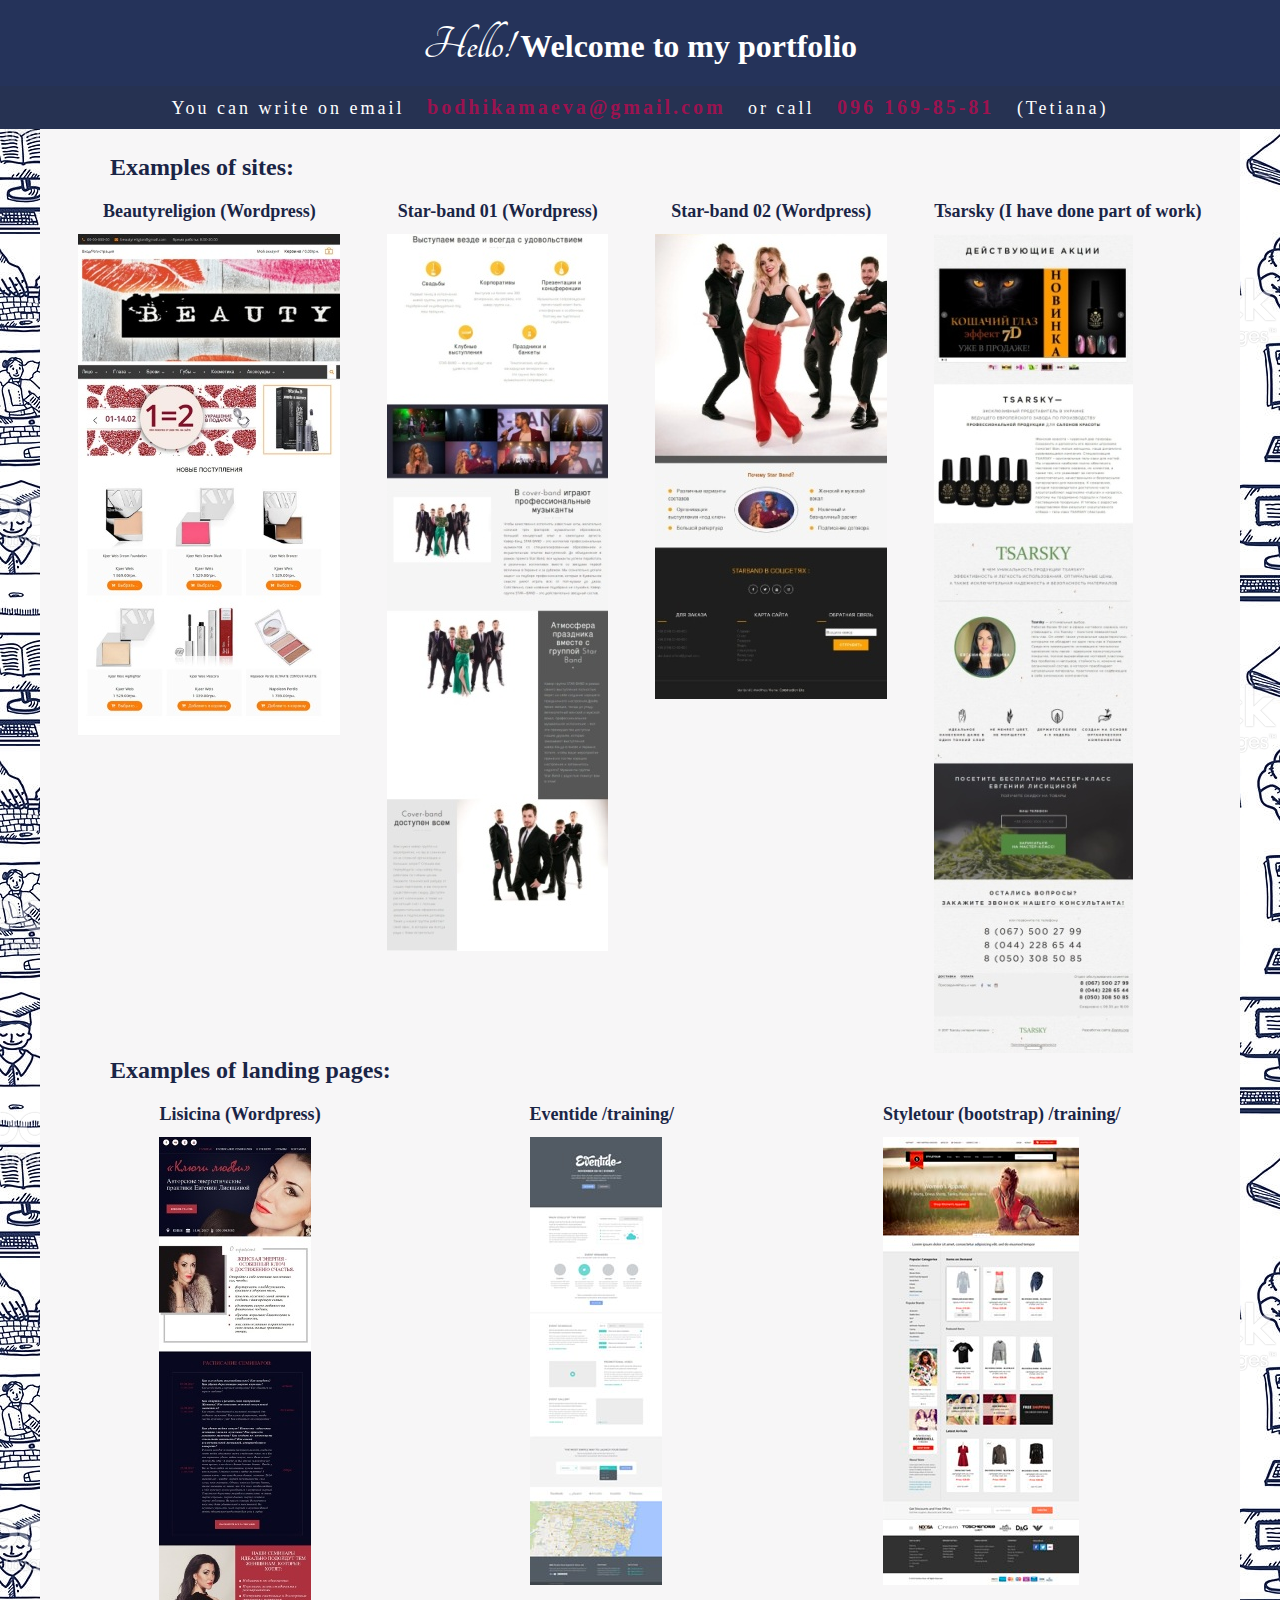
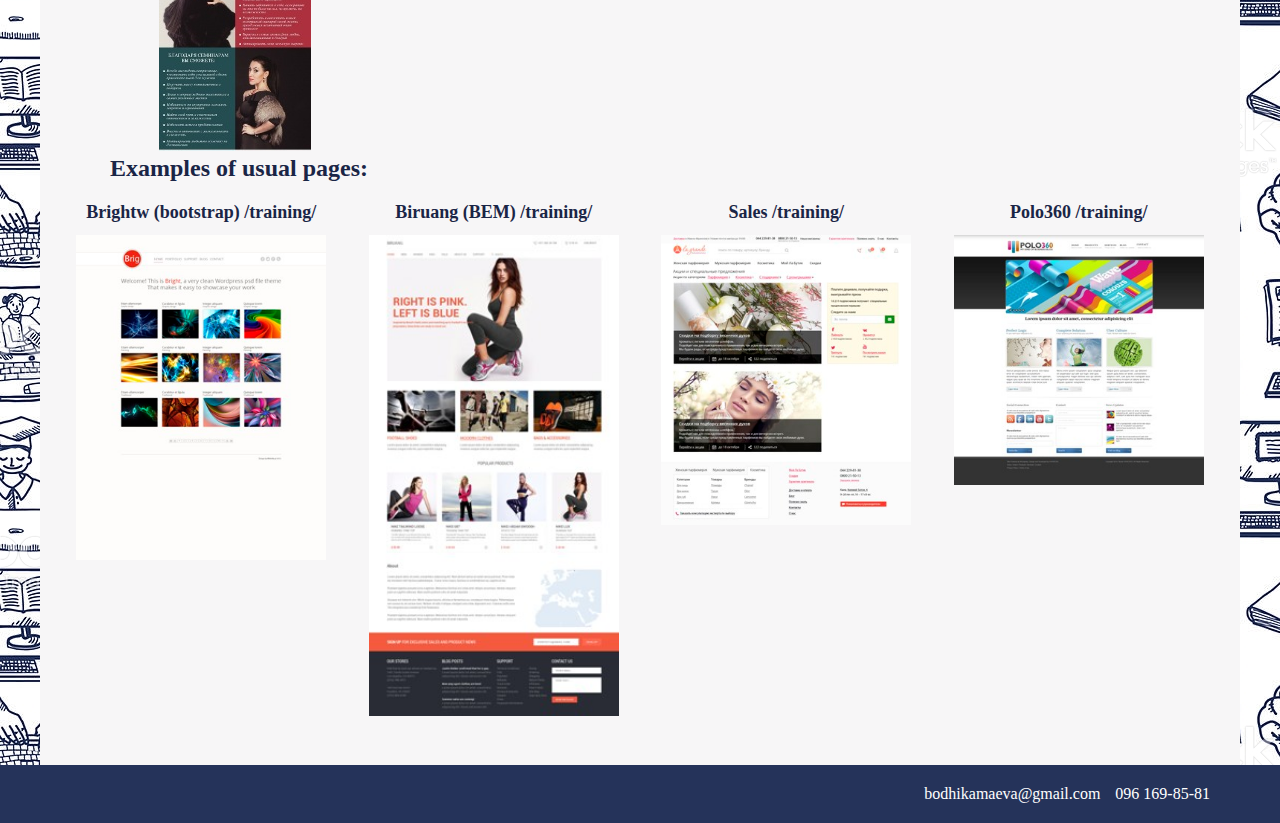
<file: index.html>
<!DOCTYPE html>
<html lang="en">
<head>
	<meta charset="UTF-8">
	<title>CV portfolio</title>
	<link rel="stylesheet" href="css/style.css">
	<link href="https://fonts.googleapis.com/css?family=Tangerine:400,700" rel="stylesheet">
</head>
<body>
	<header>
		<div class="greeting container">
			<h1><span>Hello!</span> Welcome to my portfolio</h1>
		</div>
		<div class="header-contacts">
			<div class="container">
				<p>You can write on email <span class="contact">bodhikamaeva@gmail.com</span> or call <a href="tel:0961698581" class="contact">096 169-85-81</a> (Tetiana)</p>
			</div>
		</div>
	</header>
	<div class="content container">
		<h3>Examples of sites:</h3>
		<div class="sitesWrap">
			<ul class="sites">
				<li>
					<p class="pageTitle">Beautyreligion (Wordpress)</p>
					<a href="http://www.beautyreligion.com.ua"><img src="img/beauty.jpg" alt="" class="picture"></a>
				</li>
				<li>
					<p class="pageTitle">Star-band 01 (Wordpress)</p>
					<a href="http://02.star-band.com.ua/"><img src="img/star2.jpg" alt="" class="picture"></a>
				</li>
				<li>
					<p class="pageTitle">Star-band 02 (Wordpress)</p>
					<a href="https://01.star-band.com.ua/"><img src="img/star1.jpg" alt="" class="picture"></a>
				</li>
				<li>
					<p class="pageTitle">Tsarsky (I have done part of work)</p>
					<a href="https://tsarsky.org"><img src="img/tsarsky.jpg" alt="" class="picture"></a>
				</li>
			</ul>
		</div>
		<h3>Examples of landing pages:</h3>
		<div class="landingPagesWrap">
			<ul class="landingPages">
				<li>
					<p class="pageTitle">Lisicina (Wordpress)</p>
					<a href="https://24love.com.ua/"><img src="img/lisicina.jpg" alt="" class="picture"></a>
				</li>
				<li>
					<p class="pageTitle">Eventide /training/</p>
					<a href="https://kamaeva.github.io/eventide/index.html"><img src="img/eventide.jpg" alt="" class="picture"></a>
				</li>
				<li>
					<p class="pageTitle">Styletour (bootstrap) /training/</p>
					<a href="https://kamaeva.github.io/styletour (bootstrap)/index.html" ><img src="img/styletour.jpg" alt="" class="picture"></a>
				</li>
			</ul>
		</div>
		<h3>Examples of usual pages:</h3>
		<div class="simplePagesWrap">
			<ul class="simplePages">
				<li>
					<p class="pageTitle">Brightw (bootstrap) /training/</p>
					<a href="https://kamaeva.github.io/brightw (bootstrap)/index.html"><img src="img/brightw.jpg" alt="" class="picture"></a>
				</li>
				<li>
					<p class="pageTitle">Biruang (BEM) /training/</p>
					<a href="https://kamaeva.github.io/biruang (BEM)/index.html"><img src="img/biruang.jpg" alt="" class="picture"></a>
				</li>
				<li>
					<p class="pageTitle">Sales /training/</p>
					<a href="https://kamaeva.github.io/sale/index.html"><img src="img/sales.jpg" alt="" class="picture"></a>
				</li>
					<li>
					<p class="pageTitle">Polo360 /training/</p>
					<a href="https://kamaeva.github.io/polo360/index.html"><img src="img/polo360.jpg" alt="" class="picture"></a>
				</li>
			</ul>
		</div>
	</div>
	<footer>
		<div class="container">
<!-- 			<div class="contacts"> -->
				<p class="email">bodhikamaeva@gmail.com</p>
				<a href="tel:0961698581" class="phone">096 169-85-81</a>
<!-- 			</div> -->
		</div>
	</footer>
	
</body>
</html>
</file>
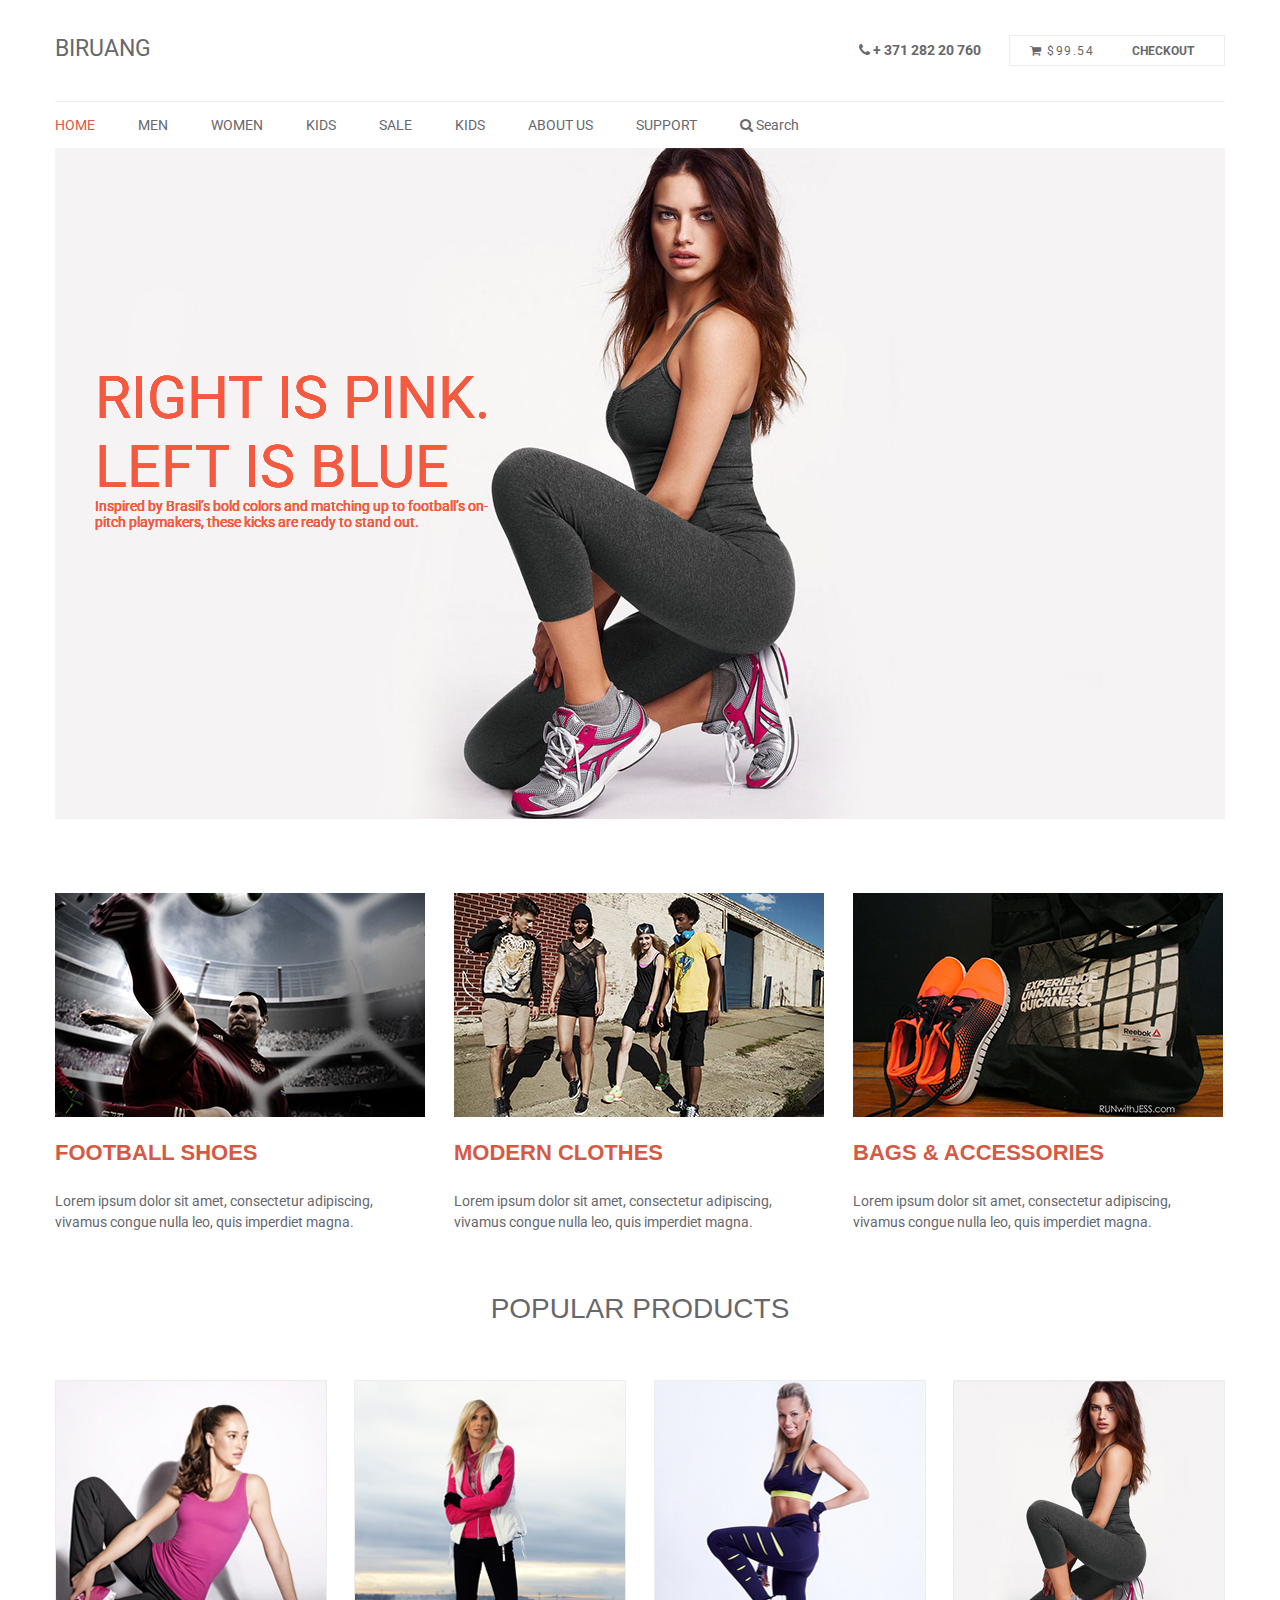
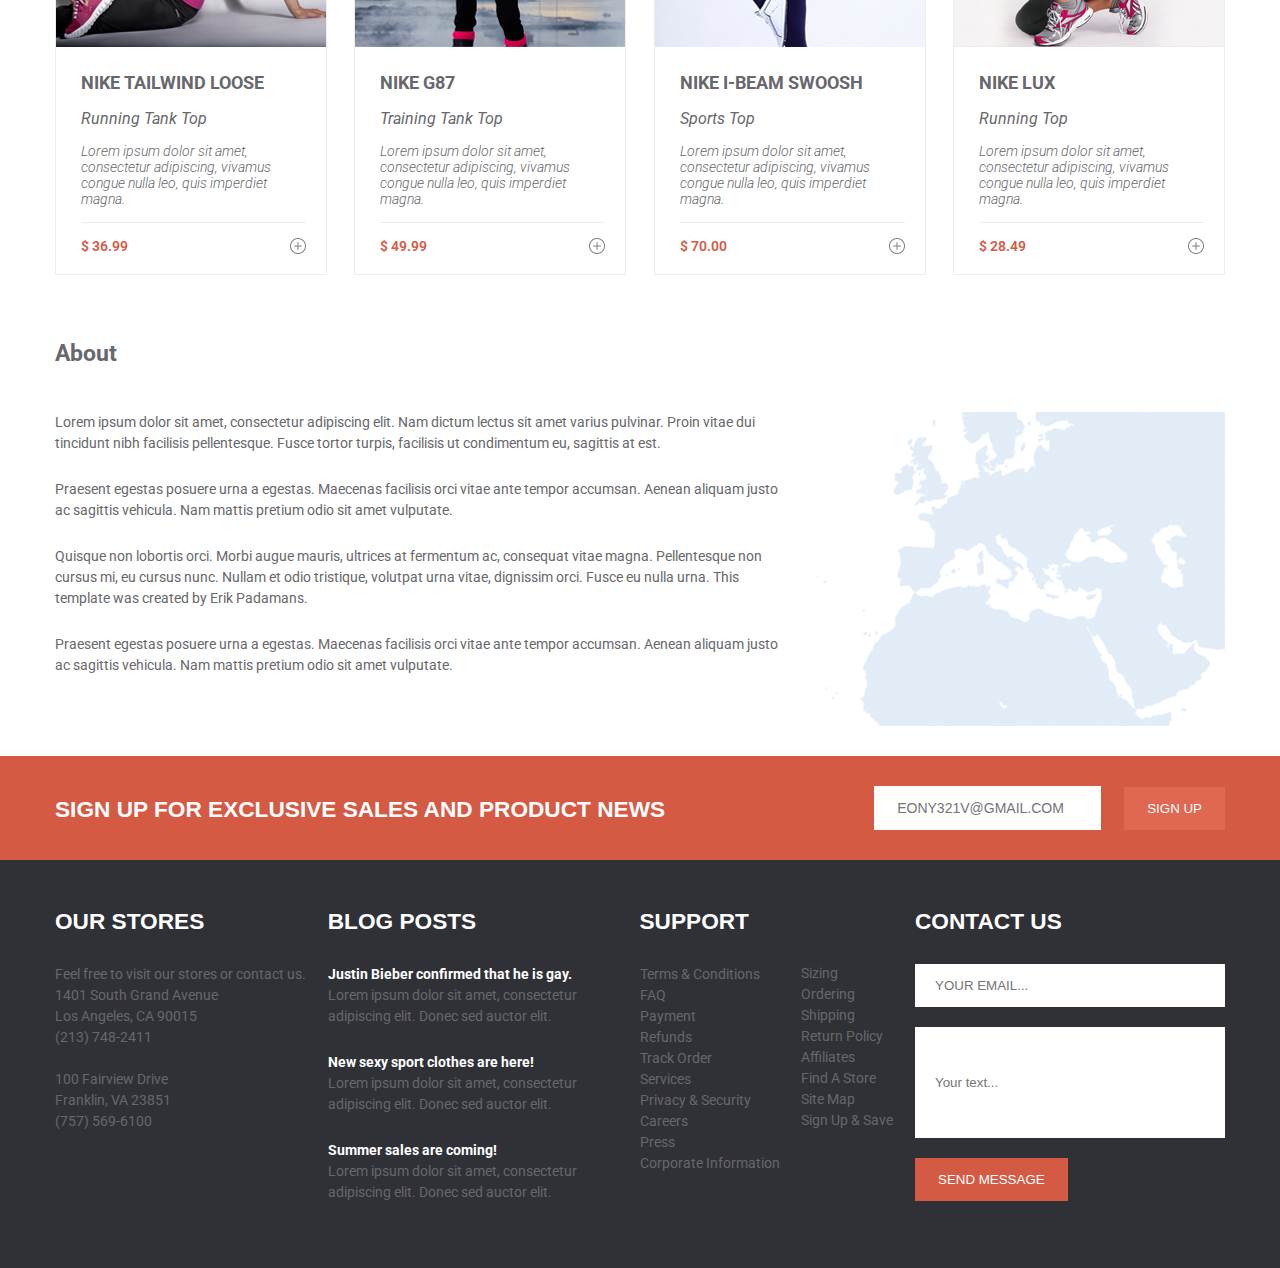
<file: biruang (BEM)/index.html>
<!DOCTYPE html>
<html lang="en">
<head>
	<meta charset="UTF-8">
	<meta name="viewport" content="width=device-width,initial-scale=1">
	<title>Document</title>
	<link href="https://fonts.googleapis.com/css?family=Roboto+Condensed:400,700| Roboto:300,300i,400,400i,700" rel="stylesheet">
	<link rel="stylesheet" href="css/style.css">
	<link rel="stylesheet" href="css/font-awesome/css/font-awesome.min.css">
	<link rel="stylesheet" href="css/unslider.css">
	<link rel="stylesheet" href="css/unslider-dots.css">
</head>
<body>
	<header class="header container">
		<div class="header-right">
			<a href="#" class="header-right__link"><p class="header-right__logo">BIRUANG</p></a>
		</div>
		<div class="header-left">
			<a href="tel:+37128220760" class="header-left__phone"><i class="fa fa-phone" aria-hidden="true"></i> + 371 282 20 760</a>
			<div class="header-left__cart cart">
				<p class="cart__price"><i class="fa fa-shopping-cart" aria-hidden="true"></i>  $99.54</p>
				<a class="cart__checkout">Checkout</a>
			</div>
		</div>
		<div class="hamburger off"></div>
	</header>
	
	<div class="content container">
		<nav class="nav">
			<ul class="nav-tab-list tabs">
				<li class="nav-tab-list__item active">
					<a href="#tab_1" class="nav-tab-list__link">Home</a>
				</li>
				<li class="nav-tab-list__item">
					<a href="#tab_2" class="nav-tab-list__link">Men</a>
				</li>
				<li class="nav-tab-list__item">
					<a href="#tab_3" class="nav-tab-list__link">Women</a>
				</li>
				<li class="nav-tab-list__item">
					<a href="#tab_4" class="nav-tab-list__link">Kids</a>
				</li>
				<li class="nav-tab-list__item">
					<a href="#tab_4" class="nav-tab-list__link">Sale</a>
				</li>
				<li class="nav-tab-list__item">
					<a href="#tab_4" class="nav-tab-list__link">Kids</a>
				</li>
				<li class="nav-tab-list__item">
					<a href="#tab_4" class="nav-tab-list__link">About us</a>
				</li>
				<li class="nav-tab-list__item">
					<a href="#tab_4" class="nav-tab-list__link">Support</a>
				</li>
				<li class="nav-tab-list__item">
					<a href="#tab_4" class="nav-tab-list__link nav-tab-list__link_search"><i class="fa fa-search" aria-hidden="true"></i> Search</a>
				</li>
			</ul>
		</nav>
		<div class="slider">
			<ul class="slider-list">
				<li class="slider-list__item">
					<h3 class="slider-list__caption">RIGHT IS PINK.</br>LEFT IS BLUE</h3>
					<p class="slider-list__paragraph">Inspired by Brasil’s bold colors and matching up to football’s on-pitch
						playmakers, these kicks are ready to stand out.</p>
					<img src="img/slider.png" alt="" class="slider-list__img"></li>
				<li class="slider-list-item">
					<h3 class="slider-list__caption">RIGHT IS PINK.</br>LEFT IS BLUE</h3>
					<p class="slider-list__paragraph">Inspired by Brasil’s bold colors and matching up to football’s on-pitch
						playmakers, these kicks are ready to stand out.</p>
					<img src="img/slider1.png" alt="" class="slider-list__img"></li>
				<li class="slider-list-item">
					<h3 class="slider-list__caption">RIGHT IS PINK.</br>LEFT IS BLUE</h3>
					<p class="slider-list__paragraph">Inspired by Brasil’s bold colors and matching up to football’s on-pitch
						playmakers, these kicks are ready to stand out.</p>
					<img src="img/slider2.png" alt="" class="slider-list__img"></li>
				<li class="slider-list-item">
					<h3 class="slider-list__caption">RIGHT IS PINK.</br>LEFT IS BLUE</h3>
					<p class="slider-list__paragraph">Inspired by Brasil’s bold colors and matching up to football’s on-pitch
						playmakers, these kicks are ready to stand out.</p>
					<img src="img/slider3.png" alt="" class="slider-list__img"></li>
			</ul>
		</div>
		<div class="menu">
			<div class="menu-item">
				<img src="img/Layer1.png" alt="" class="menu-item__img">
				<h2 class="menu-item__caption"><a href="#" class="menu-item__link">FOOTBALL SHOES</a></h2>
				<p class="menu-item__desc">Lorem ipsum dolor sit amet, consectetur adipiscing,
					vivamus congue nulla leo, quis imperdiet magna.
				</p>
			</div>
			<div class="menu-item">
				<img src="img/Layer2.png" alt="" class="menu-item__img">
				<h2 class="menu-item__caption"><a href="#" class="menu-item__link">MODERN CLOTHES</a></h2>
				<p class="menu-item__desc">Lorem ipsum dolor sit amet, consectetur adipiscing,
					vivamus congue nulla leo, quis imperdiet magna.
				</p>
			</div>
			<div class="menu-item">
				<img src="img/Layer3.png" alt="" class="menu-item__img">
				<h2 class="menu-item__caption"><a href="#" class="menu-item__link">BAGS & ACCESSORIES</a></h2>
				<p class="menu-item__desc">Lorem ipsum dolor sit amet, consectetur adipiscing,
					vivamus congue nulla leo, quis imperdiet magna.
				</p>
			</div>
		</div>
		<h1 class="main-caption">POPULAR PRODUCTS</h1>
		<div class="popular-products">
			<div class="popular-products-item">
				<img src="img/Layer5.png" alt="" class="popular-products-item__img">
				<div class="popular-products-item-wrapper">
					<h2 class="popular-products-item__caption"><a href="#" class="popular-products-item__link">Nike Tailwind Loose</a></h2>
					<h3 class="popular-products-item__subcaption">Running Tank Top</h3>
					<p class="popular-products-item__desc">Lorem ipsum dolor sit amet, consectetur adipiscing,
						vivamus congue nulla leo, quis imperdiet magna.
					</p>
					<div class="popular-products-item-price-block">
						<span class="popular-products-item-price-block__price">$ 36.99</span>
						<img src="img/plus.png" alt="" class="popular-products-item-price-block__plus">
					</div>
				</div>
			</div>
			<div class="popular-products-item">
				<img src="img/Layer8.png" alt="" class="popular-products-item__img">
				<div class="popular-products-item-wrapper">
					<h2 class="popular-products-item__caption"><a href="#" class="popular-products-item__link">Nike g87</a></h2>
					<h3 class="popular-products-item__subcaption">Training Tank Top</h3>
					<p class="popular-products-item__desc">Lorem ipsum dolor sit amet, consectetur adipiscing,
						vivamus congue nulla leo, quis imperdiet magna.
					</p>
					<div class="popular-products-item-price-block">
						<span class="popular-products-item-price-block__price">$ 49.99</span>
						<img src="img/plus.png" alt="" class="popular-products-item-price-block__plus">
					</div>
				</div>
			</div>
			<div class="popular-products-item">
				<img src="img/Layer7.png" alt="" class="popular-products-item__img">
				<div class="popular-products-item-wrapper">
					<h2 class="popular-products-item__caption"><a href="#" class="popular-products-item__link">Nike I-Beam Swoosh</a></h2>
					<h3 class="popular-products-item__subcaption">Sports Top</h3>
					<p class="popular-products-item__desc">Lorem ipsum dolor sit amet, consectetur adipiscing,
						vivamus congue nulla leo, quis imperdiet magna.
					</p>
					<div class="popular-products-item-price-block">
						<span class="popular-products-item-price-block__price">$ 70.00</span>
						<img src="img/plus.png" alt="" class="popular-products-item-price-block__plus">
					</div>
				</div>
			</div>
			<div class="popular-products-item">
				<img src="img/Layer6.png" alt="" class="popular-products-item__img">
				<div class="popular-products-item-wrapper">
					<h2 class="popular-products-item__caption"><a href="#" class="popular-products-item__link">Nike lux</a></h2>
					<h3 class="popular-products-item__subcaption">Running Top</h3>
					<p class="popular-products-item__desc">Lorem ipsum dolor sit amet, consectetur adipiscing,
						vivamus congue nulla leo, quis imperdiet magna.
					</p>
					<div class="popular-products-item-price-block">
						<span class="popular-products-item-price-block__price">$ 28.49</span>
						<img src="img/plus.png" alt="" class="popular-products-item-price-block__plus">
					</div>
				</div>
			</div>
		</div>
		<h2 class="sub-caption">About</h2>
		<div class="about-block">
			<div class="about-block-desc">
				<P class="about-block-desc__paragraph">Lorem ipsum dolor sit amet, consectetur adipiscing elit. Nam dictum lectus sit amet varius pulvinar. Proin vitae dui tincidunt nibh facilisis pellentesque.  Fusce tortor turpis, facilisis ut condimentum eu, sagittis at est.
				</P>
				<P class="about-block-desc__paragraph">
					Praesent egestas posuere urna a egestas. Maecenas facilisis orci vitae ante  tempor accumsan. Aenean aliquam 
					justo ac sagittis vehicula. Nam mattis pretium odio sit amet vulputate.
				</P>
				<P class="about-block-desc__paragraph">
					Quisque non lobortis orci. Morbi augue mauris, ultrices at fermentum ac, consequat vitae magna. Pellentesque 
					non cursus mi, eu cursus nunc. Nullam  et odio tristique, volutpat urna vitae, dignissim orci. Fusce eu nulla urna.
					This template was created by Erik Padamans.
				</P>
				<P class="about-block-desc__paragraph">
					Praesent egestas posuere urna a egestas. Maecenas facilisis orci vitae ante  tempor accumsan. Aenean aliquam 
					justo ac sagittis vehicula. Nam mattis pretium odio sit amet vulputate.
				</P>
			</div>
			<img src="img/map.png" alt="" class="about-block-map">
		</div>
	</div>
	<footer class="footer">
		<div class="footer-top">
			<div class="container">
				<div class="sign-up-block">
					<p class="sign-up-text">Sign up for exclusive sales and product news</p>
					<form action="" class="sign-up-form">
						<input type="email" placeholder="eony321v@gmail.com" class="sign-up-form__email">
						<input type="submit" value="sign up" class="sign-up-form___submit">
					</form>
				</div>
			</div>
		</div>
		<div class="footer-bottom">
			<div class="container">
				<div class="footer-bottom-content">
				<div class="footer-bottom-col">
					<h4 class="footer-bottom__caption">Our Stores</h4>
					<p class="footer-bottom__stores">
						Feel free to visit our stores or contact us.<br>
						1401 South Grand Avenue <br>
						Los Angeles, CA 90015 <br>
						(213) 748-2411<br>
						<br>
						100 Fairview Drive <br>
						Franklin, VA 23851 <br>
						(757) 569-6100 
					</p>
				</div>
				<div class="footer-bottom-col">
					<h4 class="footer-bottom__caption">Blog posts</h4>
					<a class="footer-bottom__subcaption" >Justin Bieber confirmed that he is gay.</a>
					<p class="footer-bottom__paragraph" >Lorem ipsum dolor sit amet, consectetur
					adipiscing elit. Donec sed auctor elit.</p>
					<a class="footer-bottom__subcaption" >New sexy sport clothes are here!</a>
					<p class="footer-bottom__paragraph">Lorem ipsum dolor sit amet, consectetur
					adipiscing elit. Donec sed auctor elit.</p>
					<a class="footer-bottom__subcaption" >Summer sales are coming!</a>
					<p class="footer-bottom__paragraph">Lorem ipsum dolor sit amet, consectetur
					adipiscing elit. Donec sed auctor elit.</p>
				</div>
				<div class="footer-bottom-col">
					<h4 class="footer-bottom__caption">Support</h4>
					<ul class="footer-bottom__list">
						<li class="footer-bottom__list-item">
							<a href="#" class="footer-bottom__link">Terms & Conditions</a>
						</li>
						<li class="footer-bottom__list-item">
							<a href="#" class="footer-bottom__link">FAQ</a>
						</li>
						<li class="footer-bottom__list-item">
							<a href="#" class="footer-bottom__link">Payment</a>
						</li>
						<li class="footer-bottom__list-item">
							<a href="#" class="footer-bottom__link">Refunds</a>
						</li>
						<li class="footer-bottom__list-item">
							<a href="#" class="footer-bottom__link">Track Order</a>
						</li>
						<li class="footer-bottom__list-item">
							<a href="#" class="footer-bottom__link">Services</a>
						</li>
						<li class="footer-bottom__list-item">
							<a href="#" class="footer-bottom__link">Privacy & Security</a>
						</li>
						<li class="footer-bottom__list-item">
							<a href="#" class="footer-bottom__link">Careers</a>
						</li>
						<li class="footer-bottom__list-item">
							<a href="#" class="footer-bottom__link">Press</a>
						</li>
						<li class="footer-bottom__list-item">
							<a href="#" class="footer-bottom__link">Corporate Information</a>
						</li>
					</ul>
					
				</div>
				<div class="footer-bottom-col_withoutCaption">
					<ul class="footer-bottom__list">
						<li class="footer-bottom__list-item">
							<a href="#" class="footer-bottom__link">Sizing</a>
						</li>
						<li class="footer-bottom__list-item">
							<a href="#" class="footer-bottom__link">Ordering</a>
						</li>
						<li class="footer-bottom__list-item">
							<a href="#" class="footer-bottom__link">Shipping</a>
						</li>
						<li class="footer-bottom__list-item">
							<a href="#" class="footer-bottom__link">Return Policy</a>
						</li>
						<li class="footer-bottom__list-item">
							<a href="#" class="footer-bottom__link">Affiliates</a>
						</li>
						<li class="footer-bottom__list-item">
							<a href="#" class="footer-bottom__link">Find A Store</a>
						</li>
						<li class="footer-bottom__list-item">
							<a href="#" class="footer-bottom__link">Site Map</a>
						</li>
						<li class="footer-bottom__list-item">
							<a href="#" class="footer-bottom__link">Sign Up & Save</a>
						</li>
					</ul>
					
				</div>
				<div class="footer-bottom-col">
					<h4 class="footer-bottom__caption">Contact us</h4>
					<form action="" class="footer-bottom-form">
						<input type="email" placeholder="Your email..." class="footer-bottom__email">
						<input type="text" placeholder="Your text..." class="footer-bottom__text-aria"><br>
						<input type="submit" value="send message" class="footer-bottom___submit">
					</form>
				</div>
				</div>
			</div>
		</div>
	</footer>

	<script src="https://ajax.googleapis.com/ajax/libs/jquery/2.2.0/jquery.min.js"></script>
	<!-- <script src="http://code.jquery.com/jquery-2.1.4.min.js"></script> -->
	<script src="js/unslider-min.js"></script>
	<script src="js/custom.js"></script>
</body>
</html>
</file>
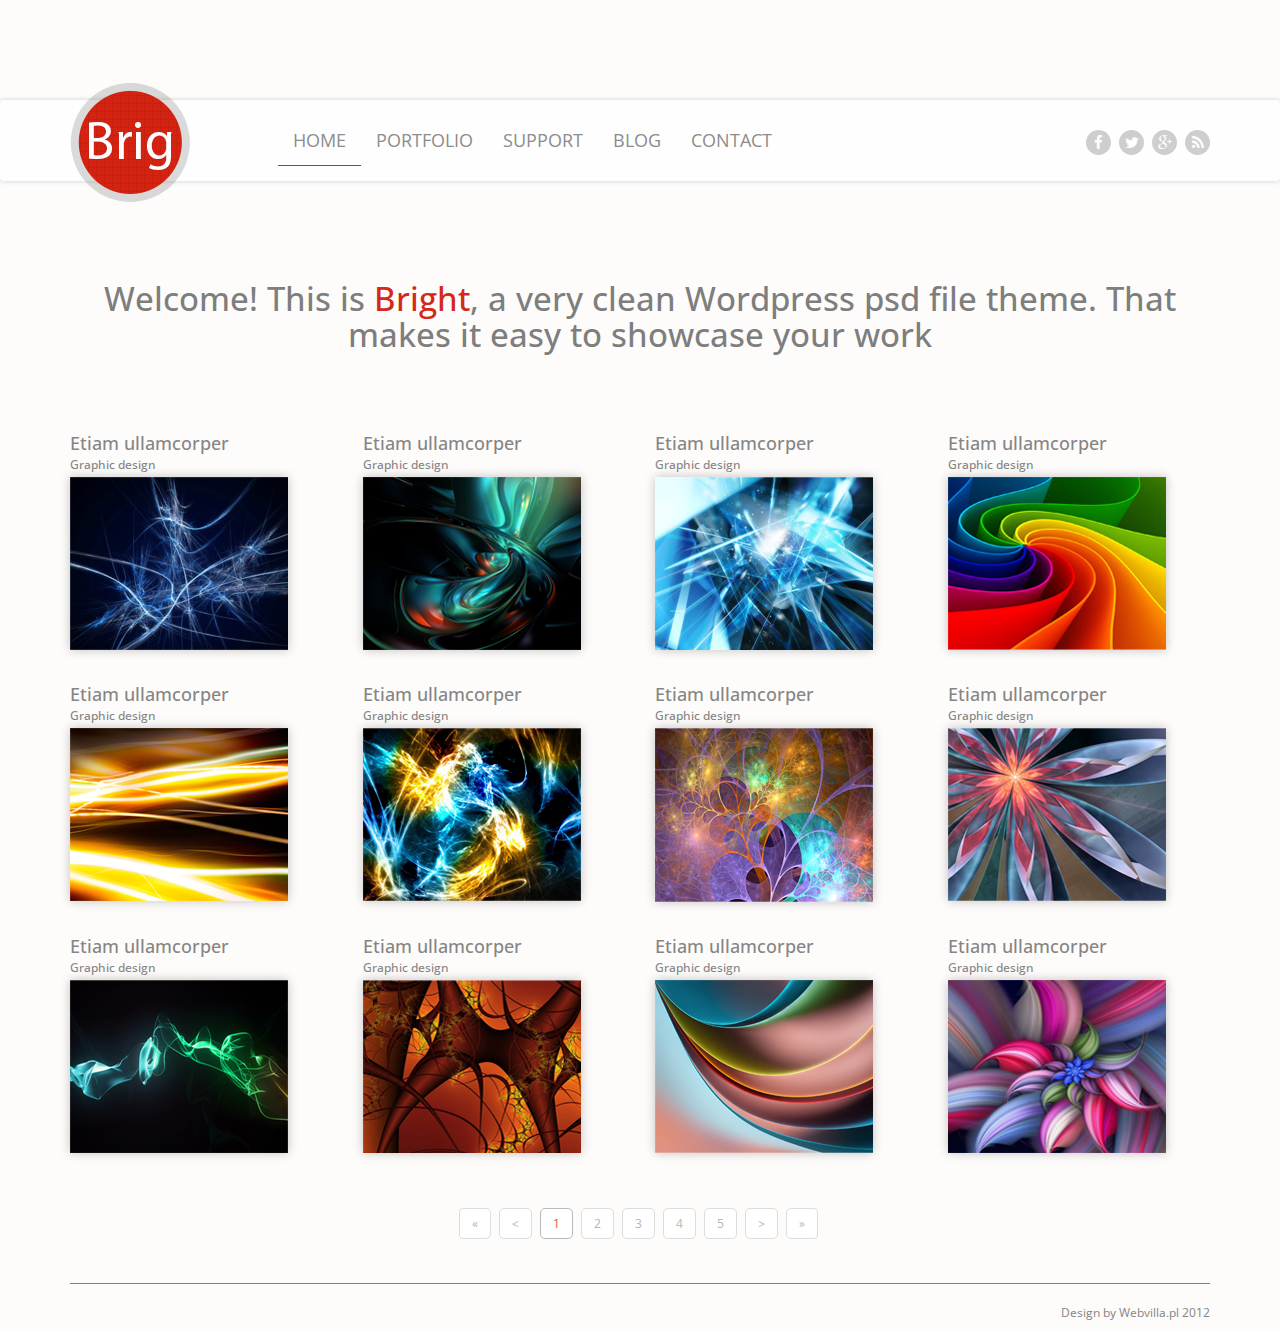
<file: brightw (bootstrap)/index.html>
<!DOCTYPE html>
<html lang="en">
  <head>
    <meta charset="utf-8">
    <meta http-equiv="X-UA-Compatible" content="IE=edge">
    <meta name="viewport" content="width=device-width, initial-scale=1">
    <!-- The above 3 meta tags *must* come first in the head; any other head content must come *after* these tags -->
    <title>Bootstrap 101 Template</title>

    <!-- Bootstrap -->
    <link href="https://fonts.googleapis.com/css?family=Open+Sans:400,700" rel="stylesheet">
    <link href="css/bootstrap.min.css" rel="stylesheet">
    <link rel="stylesheet" href="css/font-awesome/css/font-awesome.min.css">
    <link href="css/style.css" rel="stylesheet">

    <!-- HTML5 shim and Respond.js for IE8 support of HTML5 elements and media queries -->
    <!-- WARNING: Respond.js doesn't work if you view the page via file:// -->
    <!--[if lt IE 9]>
      <script src="https://oss.maxcdn.com/html5shiv/3.7.3/html5shiv.min.js"></script>
      <script src="https://oss.maxcdn.com/respond/1.4.2/respond.min.js"></script>
    <![endif]-->
  </head>
  <body>
    <header> 
  <nav class="navbar navbar-default menu">
  <div class="container">
    <!-- Brand and toggle get grouped for better mobile display -->
    <div class="navbar-header">
      <button type="button" class="navbar-toggle collapsed" data-toggle="collapse" data-target="#bs-example-navbar-collapse-1" aria-expanded="false">
        <span class="sr-only">Toggle navigation</span>
        <span class="icon-bar"></span>
        <span class="icon-bar"></span>
        <span class="icon-bar"></span>
      </button>
      <a class="navbar-brand" href="#"><img src="img/logo.png" alt=""></a>
    </div>

    <!-- Collect the nav links, forms, and other content for toggling -->
    <div class="collapse navbar-collapse" id="bs-example-navbar-collapse-1">
      <ul class="nav navbar-nav">
        <li class="active_link"><a href="#">Home</a></li>
        <li><a href="#">Portfolio</a></li>
        <li><a href="#">Support</a></li>
        <li><a href="#">Blog</a></li>
        <li><a href="#">Contact</a></li>
        
      </ul>
      
      <div class="nav navbar-nav navbar-right icons">
        <a href="#"><i class="fa fa-facebook" aria-hidden="true"></i></a>
        <a href="#"><i class="fa fa-twitter"></i></a>
          <a href="#"><i class="fa fa-google-plus"></i></a>
          <a href="#"><i class="fa fa-rss"></i></a>
        
      </div>
      
    </div><!-- /.navbar-collapse -->
    
    <span class="glyphicon glyphicon-globe globe" aria-hidden="true"></span>

  </div><!-- /.container-fluid -->
  
</nav>
    </header>

    <div class="content">
          <div class="container">
            
            <div class="slogan">
              <h1> Welcome! This is <span>Bright</span>, a very clean Wordpress psd file theme. That makes it easy to showcase your work</h1>
            </div> 

            <div class="row">
              <div class="card-row">

                <div class="col-md-3 col-sm-6">
                  <div class="card">
                    <h4>Etiam ullamcorper</h4>
                    <h3>Graphic design</h3>
                    <a href="#"> <img src="img/product1.jpg" alt="Product 1"></a>
                   
                  </div>
                </div>

                <div class="col-md-3 col-sm-6">
                  <div class="card">
                    <h4>Etiam ullamcorper</h4>
                    <h3>Graphic design</h3>
                    <a href="#"> <img src="img/Layer 2.png" alt="Product 2"></a>
                   
                  </div>
                </div>

                <div class="col-md-3 col-sm-6">
                  <div class="card">
                    <h4>Etiam ullamcorper</h4>
                    <h3>Graphic design</h3>
                    <a href="#"> <img src="img/Layer 3.png" alt="Product 3"></a>
                   
                  </div>
                </div>

                <div class="col-md-3 col-sm-6">
                  <div class="card">
                    <h4>Etiam ullamcorper</h4>
                    <h3>Graphic design</h3>
                    <a href="#"> <img src="img/Layer 4.png" alt="Product 4"></a>
                   
                  </div>
                </div>



              </div>

              <hr class="hidden-lg hidden-md">

              <div class="card-row">

                <div class="col-md-3 col-sm-6">
                  <div class="card">
                    <h4>Etiam ullamcorper</h4>
                    <h3>Graphic design</h3>
                    <a href="#"> <img src="img/Layer 5.png" alt="Product 5"></a>
                   
                  </div>
                </div>

                <div class="col-md-3 col-sm-6">
                  <div class="card">
                    <h4>Etiam ullamcorper</h4>
                    <h3>Graphic design</h3>
                    <a href="#"> <img src="img/Layer 6.png" alt="Product 6"></a>
                   
                  </div>
                </div>

                <div class="col-md-3 col-sm-6">
                  <div class="card">
                    <h4>Etiam ullamcorper</h4>
                    <h3>Graphic design</h3>
                    <a href="#"> <img src="img/Layer 7.png" alt="Product 7"></a>
                   
                  </div>
                </div>

                <div class="col-md-3 col-sm-6">
                  <div class="card">
                    <h4>Etiam ullamcorper</h4>
                    <h3>Graphic design</h3>
                    <a href="#"> <img src="img/Layer 8.png" alt="Product 7"></a>
                   
                  </div>
                </div>
                

              </div>

              <hr class="hidden-lg hidden-md">

              <div class="card-row">

                <div class="col-md-3 col-sm-6">
                  <div class="card">
                    <h4>Etiam ullamcorper</h4>
                    <h3>Graphic design</h3>
                    <a href="#"> <img src="img/Layer 9.png" alt="Product 8"></a>
                   
                  </div>
                </div>

                <div class="col-md-3 col-sm-6">
                  <div class="card">
                    <h4>Etiam ullamcorper</h4>
                    <h3>Graphic design</h3>
                    <a href="#"> <img src="img/Layer 10.png" alt="Product 9"></a>
                   
                  </div>
                </div>

                <div class="col-md-3 col-sm-6">
                  <div class="card">
                    <h4>Etiam ullamcorper</h4>
                    <h3>Graphic design</h3>
                    <a href="#"> <img src="img/Layer 11.png" alt="Product 10"></a>
                   
                  </div>
                </div>

                <div class="col-md-3 col-sm-6">
                  <div class="card">
                    <h4>Etiam ullamcorper</h4>
                    <h3>Graphic design</h3>
                    <a href="#"> <img src="img/Layer 12.png" alt="Product 11"></a>
                   
                  </div>
                </div>
                
                
              </div><!--/.card-row-->

            </div>

            <nav aria-label="Page navigation" class="myPagination">
              <ul class="pagination">
                 <li>
                  <a href="#" aria-label="Previous">
                    <span aria-hidden="true">&laquo;</span>
                  </a>
                  </li>
                  <li>
                  <a href="#" aria-label="Previous">
                    <span aria-hidden="true">&lt;</span>
                  </a>
                  </li>
                  <li class="active"><a href="#">1</a></li>
                  <li><a href="#">2</a></li>
                  <li><a href="#">3</a></li>
                  <li><a href="#">4</a></li>
                  <li><a href="#">5</a></li>
                  <li>
                  <a href="#" aria-label="Previous">
                    <span aria-hidden="true">&gt;</span>
                  </a>
                  </li>
                  <li>
                 <a href="#" aria-label="Next">
                   <span aria-hidden="true">&raquo;</span>
                </a>
              </li>
            </ul>
          </nav>

          </div> 
    </div> 

    <footer>
      <div class="container">
        <hr class="hrfooter">
        <p class="pull-right">Design by Webvilla.pl 2012</p>
      </div>
    </footer>
    

    <!-- jQuery (necessary for Bootstrap's JavaScript plugins) -->
    <script src="https://ajax.googleapis.com/ajax/libs/jquery/1.12.4/jquery.min.js"></script>
    <!-- Include all compiled plugins (below), or include individual files as needed -->
    <script src="js/bootstrap.min.js"></script>
    <script src="js/custom.js"></script>

  </body>
</html>
</file>
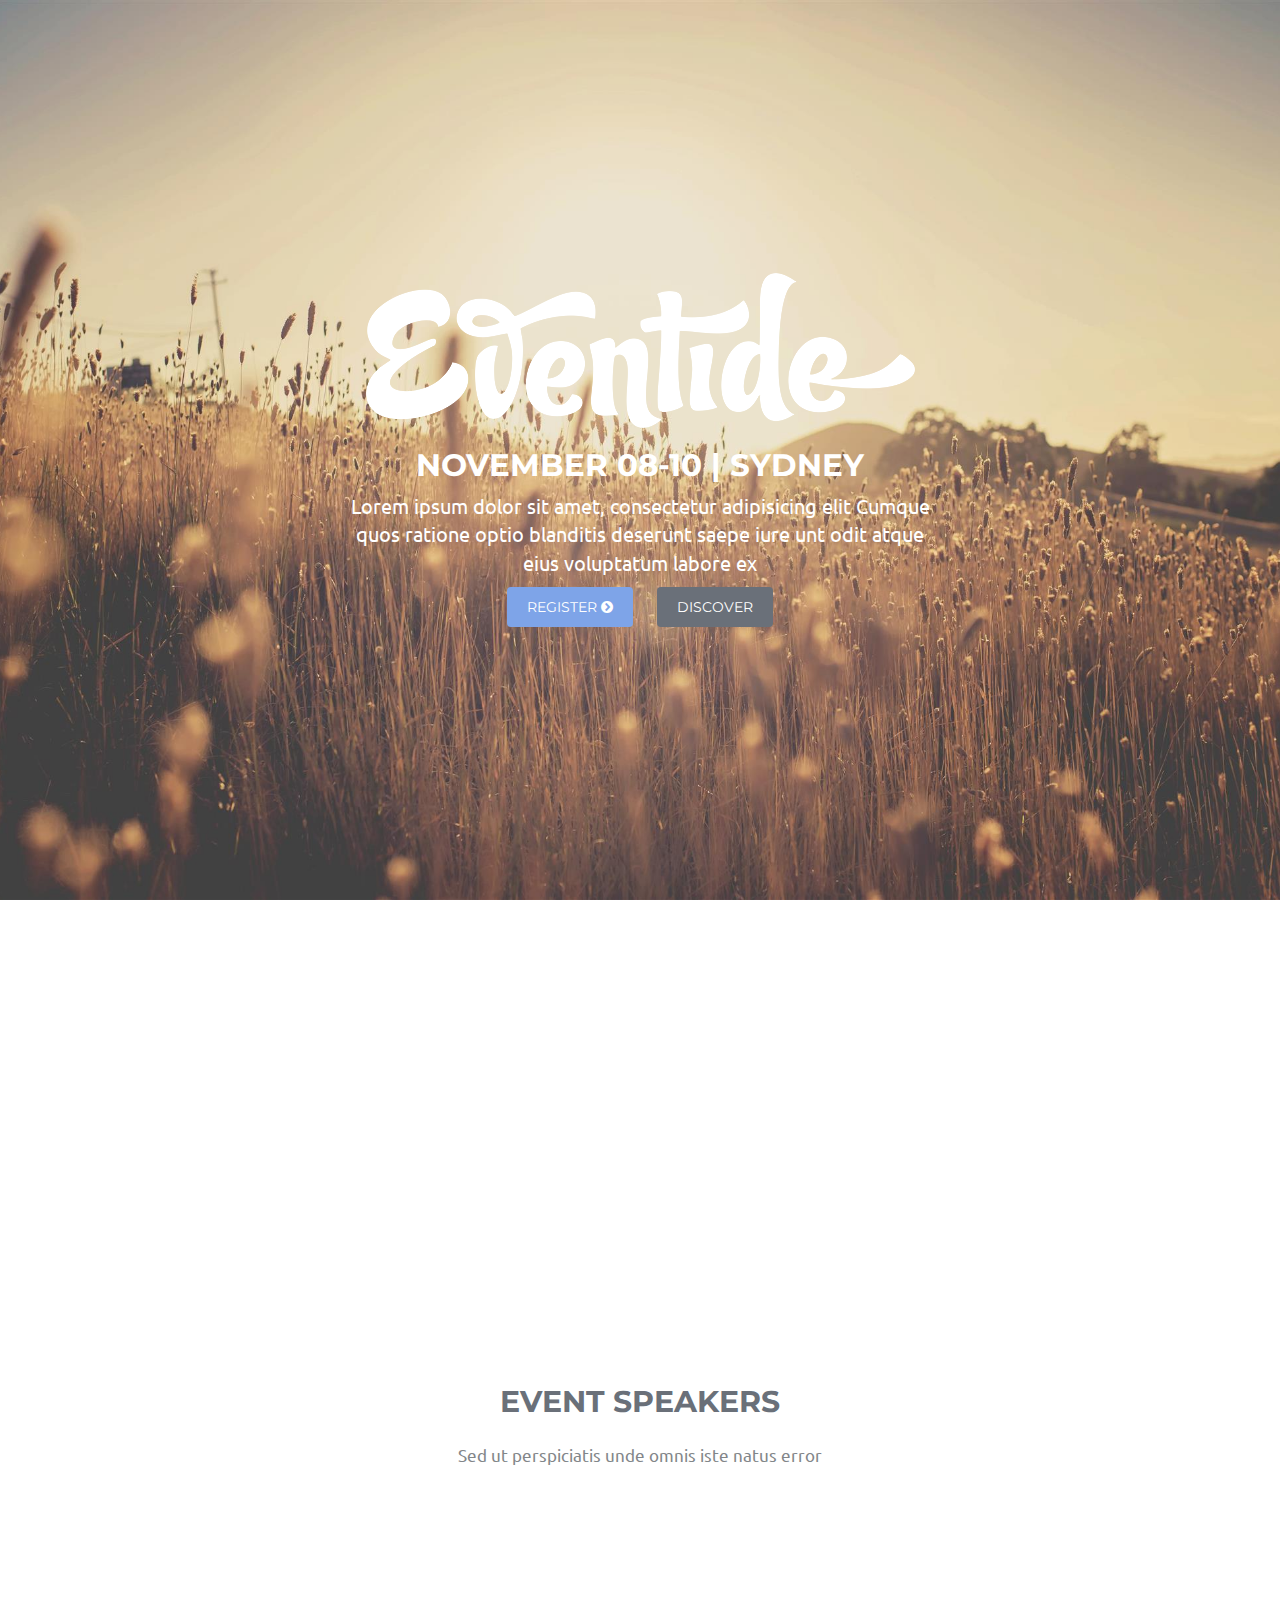
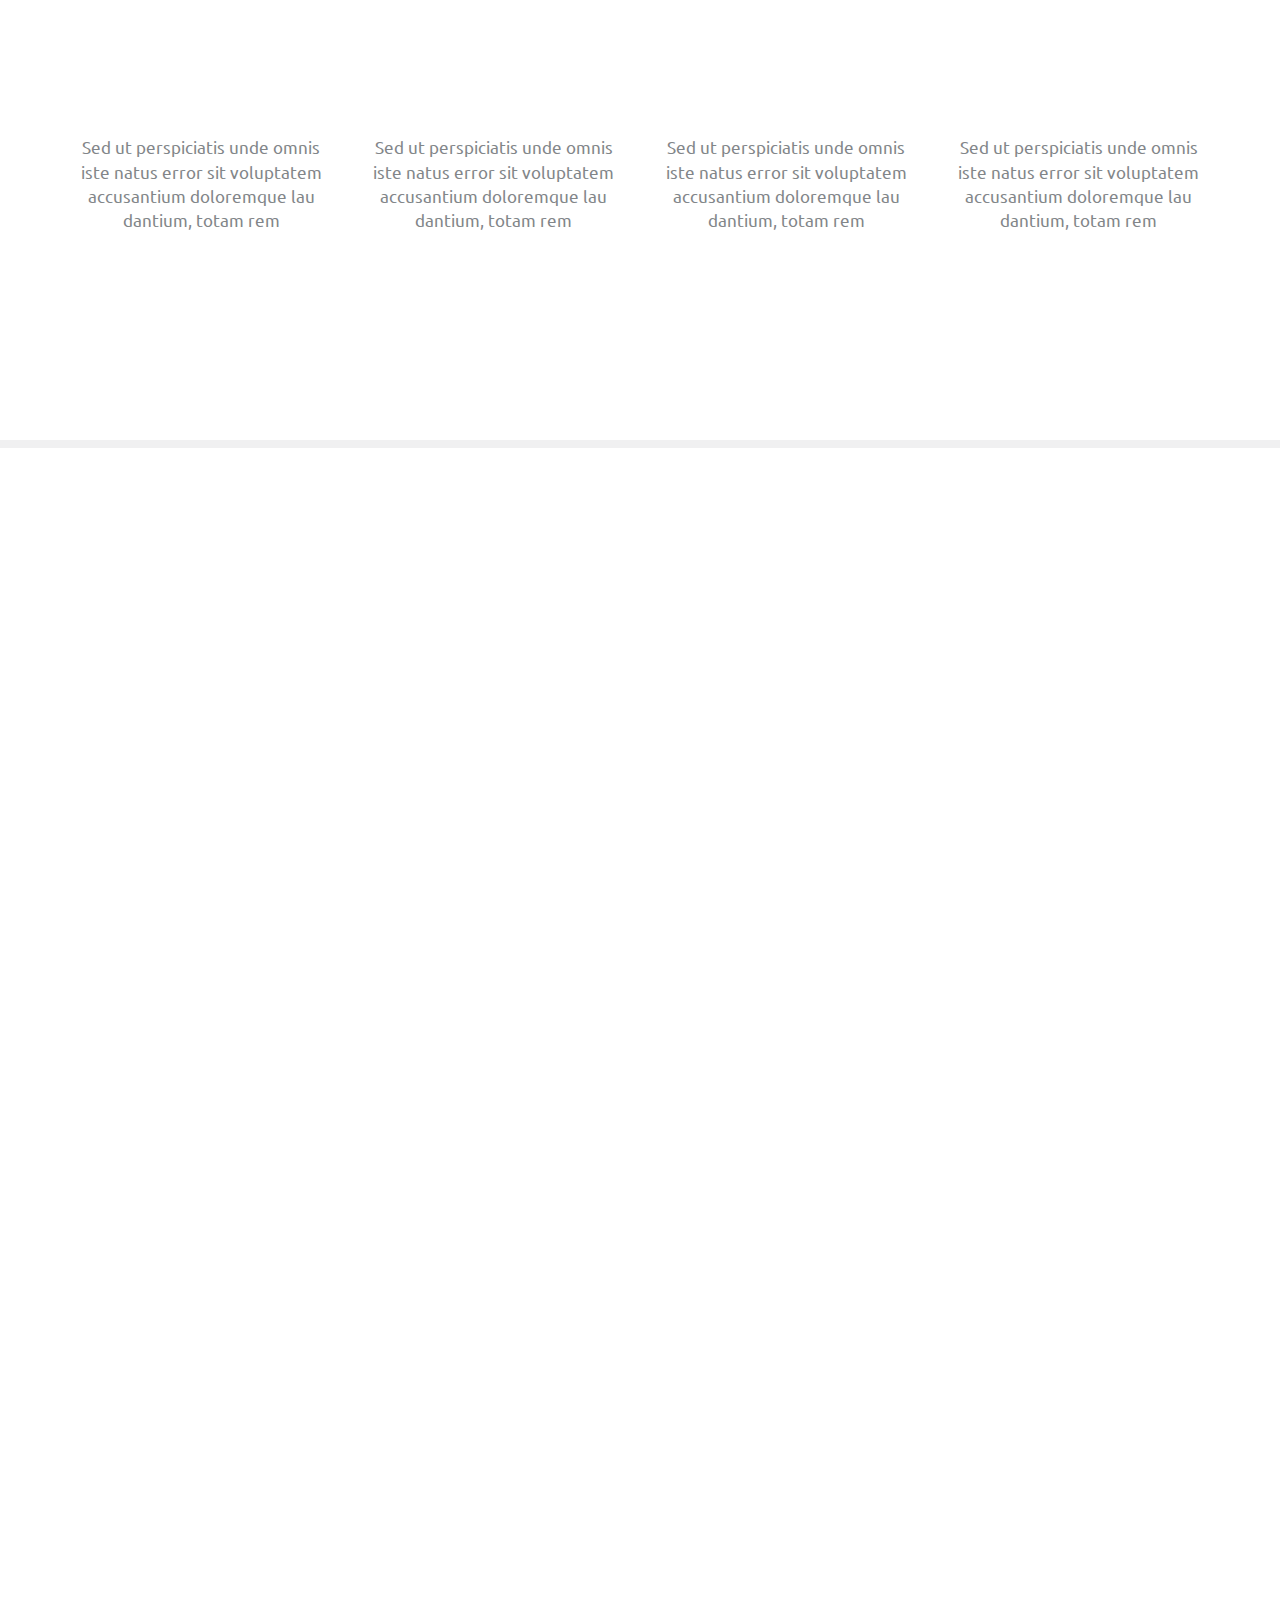
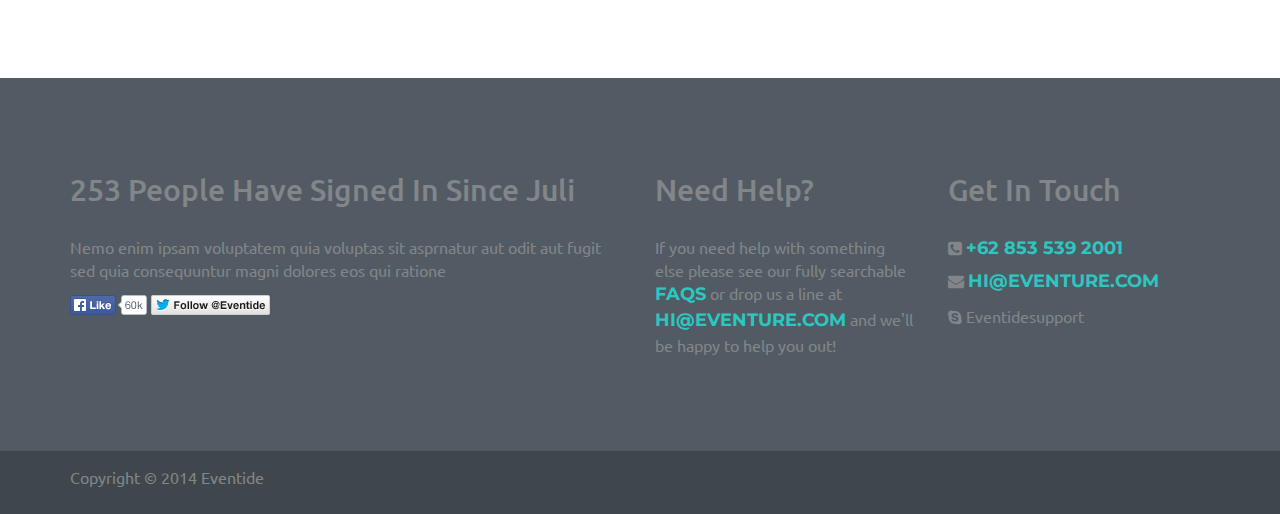
<file: eventide/index.html>
<!DOCTYPE html>
<html lang="en">
  <head>
    <meta charset="utf-8">
    <meta http-equiv="X-UA-Compatible" content="IE=edge">
    <meta name="viewport" content="width=device-width, initial-scale=1">
    <!-- The above 3 meta tags *must* come first in the head; any other head content must come *after* these tags -->
    <title>Bootstrap 101 Template</title>

    <!-- Bootstrap -->
    <link href="https://fonts.googleapis.com/css?family=Montserrat:400,700|Ubuntu:400,500,700" rel="stylesheet">
    <link href="css/bootstrap.min.css" rel="stylesheet">
    <link rel="stylesheet" href="css/font-awesome/css/font-awesome.min.css">
    <link href="css/style.css" rel="stylesheet">
    <link href="css/custom.css" rel="stylesheet">
    <link href="css/elastislide.css" rel="stylesheet">
    <link href="css/select2.min.css" rel="stylesheet">
    <link href="css/animate.css" rel="stylesheet">
    <!-- HTML5 shim and Respond.js for IE8 support of HTML5 elements and media queries -->
    <!-- WARNING: Respond.js doesn't work if you view the page via file:// -->
    <!--[if lt IE 9]>
      <script src="https://oss.maxcdn.com/html5shiv/3.7.3/html5shiv.min.js"></script>
      <script src="https://oss.maxcdn.com/respond/1.4.2/respond.min.js"></script>
    <![endif]-->
  </head>
  <body>
    <section id="header">
      <div class="section-table">
        <div class="section-row">
          <div class="section-cell">
            <div class="section-center">
              <img src="img/logo.png" alt="">
              <h1>NOVEMBER 08-10 | SYDNEY </h1>
              <p>Lorem ipsum dolor sit amet, consectetur adipisicing elit Cumque quos ratione optio  blanditis deserunt saepe iure unt odit atque eius voluptatum labore ex </p>
              <div class="section-btn">
                <a href="#" class="btn btn-primary">register <i class="fa fa-chevron-circle-right" aria-hidden="true"></i></a>
                <a href="#" class="btn btn-default">discover</a>
              </div>
            </div>
          </div>
        </div>
      </div>
    </section>

    <section id="speakers">
      <div class="container">
        <div class="row">
          <div class="col-md-6 wow fadeInDown">
            <h3>MAIN GOALS OF THE EVENT</h3>
            <p class="large">Design must be functional, and functionality must be translated into visual aesthetics without any reliance on gimmicks that have to be explained.
            Read more at http://www.brainy</p>
            <p>Nemo enim ipsam voluptatem quia voluptas sit aspernatur aut odit aut fugit sed quia consequuntur magni dolores eos qui ratione voluptatem qui nesciunt Neque porro quisquam est, qui dolorem ipsum quia dolor sit amet, consecteture adipisci velit, sed quia non numquam eius</p>
          </div>
          <div class="col-md-6 wow fadeInDown">
            <div class="section-tabs">
                <!-- Nav tabs -->
                <ul class="nav nav-tabs nav-justified" role="tablist">
                  <li role="presentation" class="active"><a href="#home" aria-controls="home" role="tab" data-toggle="tab">LEARNING OBJECTIVE</a></li>
                  <li role="presentation"><a href="#profile" aria-controls="profile" role="tab" data-toggle="tab">TARGET AUDIENCE</a></li>
                </ul>

                <!-- Tab panes -->
                <div class="tab-content clearfix">
                  <div role="tabpanel" class="tab-pane active" id="home">
                    <p>Nemo enim ipsam voluptatem quia voluptas sit aspernatur aut odot aut fugit, sed quia consequuntur magni dolores eos.</p>
                    <ul class="list-unstyled pull-left">
                      <li><i class="fa fa-check-circle" aria-hidden="true"></i> Nemo enim ipsam voluptatem</li>
                      <li><i class="fa fa-check-circle" aria-hidden="true"></i> Neque porro quisquam est</li>
                      <li><i class="fa fa-check-circle" aria-hidden="true"></i> Quis autem vel eum</li>
                      <li><i class="fa fa-check-circle" aria-hidden="true"></i> Lorem ipsum dolor sit amet</li>
                    </ul>
                    <img class="pull-right" src="img/cloud.png" alt="">
                  </div>
                  <div role="tabpanel" class="tab-pane" id="profile">
                    <ul class="list-unstyled pull-left">
                      <li><i class="fa fa-check-circle" aria-hidden="true"></i> Nemo enim ipsam voluptatem</li>
                      <li><i class="fa fa-check-circle" aria-hidden="true"></i> Neque porro quisquam est</li>
                      <li><i class="fa fa-check-circle" aria-hidden="true"></i> Quis autem vel eum</li>
                      <li><i class="fa fa-check-circle" aria-hidden="true"></i> Lorem ipsum dolor sit amet</li>
                    </ul>
                  </div>
                </div>

              </div>
          </div>
        </div>
      </div>
      <div class="container">
        <div class="row text-center speakers-head">
          <h3>EVENT SPEAKERS</h3>
          <p class="large">
            Sed ut perspiciatis unde omnis iste natus error 
          </p>
          
        </div>
        <div class="row text-center speakers">
            <div class="col-sm-3">
              <div class="item row-item-col">
                <div class="wow flipInX">
                  <img class ="img-circle front" src="img/jobs.jpg" alt="">
                  <span class="back">
                    <i class="fa fa-twitter" aria-hidden="true"></i>
                  </span>
                  <h4>Edward</h4>
                </div>
                <p>Sed ut perspiciatis unde omnis iste natus error sit voluptatem accusantium doloremque lau dantium, totam rem</p>
              </div>
            </div>
            <div class="col-sm-3">
              <div class="item row-item-col">
                <div class="wow flipInX" data-wow-delay=".5s">
                  <img class ="img-circle front" src="img/lucy.jpg" alt="">
                  <span class="back">
                    <i class="fa fa-twitter" aria-hidden="true"></i>
                  </span>
                  <h4>LUCY</h4>
                </div>
                <p>Sed ut perspiciatis unde omnis iste natus error sit voluptatem accusantium doloremque lau dantium, totam rem</p>
              </div>
            </div>
            
            <div class="col-sm-3">
              <div class="item row-item-col">
                <div class="wow flipInX" data-wow-delay="1s">
                  <img class ="img-circle front" src="img/jobs.jpg" alt="">
                  <span class="back">
                    <i class="fa fa-twitter" aria-hidden="true"></i>
                  </span>
                  <h4>NATHAN</h4>
                </div>
                <p>Sed ut perspiciatis unde omnis iste natus error sit voluptatem accusantium doloremque lau dantium, totam rem</p>
              </div>
            </div>
            
            <div class="col-sm-3">
              <div class="item row-item-col">
                <div class="wow flipInX" data-wow-delay="1.5s">
                  <img class ="img-circle front" src="img/lucy.jpg" alt="">
                  <span class="back">
                    <i class="fa fa-twitter" aria-hidden="true"></i>
                  </span>
                  <h4>Jacob</h4>
                </div>
                <p>Sed ut perspiciatis unde omnis iste natus error sit voluptatem accusantium doloremque lau dantium, totam rem</p>
              </div>
            </div>
          </div>
          <div class="row speakers-footer text-center  wow zoomIn">
            <p class="large">
              Sed ut perspiciatis unde omnis iste natus error sit voluptatem accusantium doloremque laudantium
            </p>
            <div class="section-btn">
              <a href="#" class="btn btn-primary">register <i class="fa fa-chevron-circle-right" aria-hidden="true"></i></a>
            </div>
          </div>
          </div>
          </div>
        </div>
      </div>
    </section>

    <section id="events">
      <div class="container">
        <div class="row">
          <div class="col-md-6 wow fadeInDown">
            <h3>EVENT schedule</h3>
            <p class="large">Sed ut perspiciatis unde omnis iste natus error sit voluptatem accusantium doloremque</p>
            <p>Nemo enim ipsam voluptatem quia voluptas sit aspernatur 
              autodit. aut fugit sed quia consequuntur magni dolores eos qui
              rati one voluptateim sequi nesciunt. Neque porro quisquam est qui dolorem ipsum quia dolor sit amet consectetur adipisci veli sed quia non numquam eius modi tempora </p>
              <a class="link" href="#"><i class="fa fa-arrow-circle-down" aria-hidden="true"></i> ALL Schedule (PDF)</a>
          </div>

          <div class="col-md-6 wow fadeInDown">
            <div class="section-tabs">
              <!-- Nav tabs -->
              <ul class="nav nav-tabs nav-justified" role="tablist">
                <li role="presentation" class="active"><a href="#nov18" aria-controls="home" role="tab" data-toggle="tab">Nov 18</a></li>
                <li role="presentation"><a href="#nov19" aria-controls="profile" role="tab" data-toggle="tab">Nov 19</a></li>
                <li role="presentation"><a href="#nov20" aria-controls="messages" role="tab" data-toggle="tab">Nov 20</a></li>
              </ul>

              <!-- Tab panes -->
              <div class="tab-content">
                <div role="tabpanel" class="tab-pane active" id="nov18">
                  <p class="tab-collapse">
                    <span class="time">10:00 AM</span>
                    <a class="collapse-link" role="button" data-toggle="collapse" href="#collapse1" aria-expanded="false" aria-controls="collapseExample">Nemo enim ipsam voluptatem</a>
                    <span class="pull-right collapse-state"><i class="fa fa-plus-circle"></i></span>
                  </p>
                  <div id="collapse1" class="collapse">
                    <p>Nemo enim ipsam voluptatem quia voluptas sit aspernatur aut od
                      ot aut fugit, sed quia consequuntur magni dolores eos qui ratione voluptatem sequi nesciunt neque porro quisquam.
                    </p>
                  </div>

                   <p class="tab-collapse">
                    <span class="time">10:00 AM</span>
                    <a class="collapse-link" role="button" data-toggle="collapse" href="#collapse2" aria-expanded="false" aria-controls="collapseExample">Nemo enim ipsam voluptatem</a>
                    <span class="pull-right collapse-state"><i class="fa fa-plus-circle"></i></span>
                  </p>
                  <div id="collapse2" class="collapse">
                    <p>Nemo enim ipsam voluptatem quia voluptas sit aspernatur aut od
                      ot aut fugit, sed quia consequuntur magni dolores eos qui ratione voluptatem sequi nesciunt neque porro quisquam.
                    </p>
                  </div>

                   <p class="tab-collapse">
                    <span class="time">10:00 AM</span>
                    <a class="collapse-link" role="button" data-toggle="collapse" href="#collapse3" aria-expanded="false" aria-controls="collapseExample">Nemo enim ipsam voluptatem</a>
                    <span class="pull-right collapse-state"><i class="fa fa-plus-circle"></i></span>
                  </p>
                  <div id="collapse3" class="collapse">
                    <p>Nemo enim ipsam voluptatem quia voluptas sit aspernatur aut od
                      ot aut fugit, sed quia consequuntur magni dolores eos qui ratione voluptatem sequi nesciunt neque porro quisquam.
                    </p>
                  </div>

                </div>
                <div role="tabpanel" class="tab-pane" id="nov19"></div>
                <div role="tabpanel" class="tab-pane" id="nov20">...</div>
                
              </div>

            </div>
          </div>
        </div>
        <div class="row row-item">
          <div class="col-md-6 wow fadeInUp">
            <div class="embed-responsive embed-responsive-16by9">
              <iframe class="embed-responsive-item" src="https://www.youtube.com/embed/UmMv5MP"></iframe>
            </div>
          </div>
          <div class="col-md-6 col-right wow fadeInUp">
            <h3>EVENT schedule</h3>
            <p class="large">Sed ut perspiciatis unde omnis iste natus error sit voluptatem accusantium doloremque</p>
            <p>Nemo enim ipsam voluptatem quia voluptas sit aspernatur 
              autodit. aut fugit sed quia consequuntur magni dolores eos qui
              rati one voluptateim sequi nesciunt. Neque porro quisquam est qui dolorem ipsum quia dolor sit amet consectetur adipisci veli sed quia non numquam eius modi tempora </p>
              <a class="link" href="#">YOUTUBE CHANNEL <i class="fa fa-arrow-circle-right" aria-hidden="true"></i> </a>
          </div>
        </div>
        <div class="row">
          <div class="col-md-6 wow fadeInDown">
            <h3>EVENT schedule</h3>
            <p class="large">Sed ut perspiciatis unde omnis iste natus error sit voluptatem accusantium doloremque</p>
            <p>Nemo enim ipsam voluptatem quia voluptas sit aspernatur 
              autodit. aut fugit sed quia consequuntur magni dolores eos qui
              rati one voluptateim sequi nesciunt. Neque porro quisquam est qui dolorem ipsum quia dolor sit amet consectetur adipisci veli sed quia non numquam eius modi tempora </p>
              <a class="link" href="#">FLICKR STREAM <i class="fa fa-arrow-circle-right" aria-hidden="true"></i> </a>
          </div>
          <div class="col-md-6 wow fadeInDown">
            <div id="carousel-example-generic" class="carousel slide" data-ride="carousel">
              <!-- Indicators -->
              <ol class="carousel-indicators">
                <li data-target="#carousel-example-generic" data-slide-to="0" class="active"></li>
                <li data-target="#carousel-example-generic" data-slide-to="1"></li>
                <li data-target="#carousel-example-generic" data-slide-to="2"></li>
                <li data-target="#carousel-example-generic" data-slide-to="3"></li>
                <li data-target="#carousel-example-generic" data-slide-to="4"></li>
              </ol>

              <!-- Wrapper for slides -->
              <div class="carousel-inner" role="listbox">
                <div class="item active">
                  <img src="img/slider1.jpg" alt="...">
                </div>
                <div class="item">
                  <img src="img/slider2.jpg" alt="...">
                  
                </div>
                <div class="item">
                  <img src="img/slider3.jpg" alt="...">
                 
                </div>
                <div class="item">
                  <img src="img/slider4.jpg" alt="...">
                  
                </div>
                <div class="item">
                  <img src="img/slider5.jpg" alt="...">
                  
                </div>
              </div>
            </div>
          </div>
        </div>
      </div>
    </section>
    
    <section id="form">
      <div class="container text-center">
        <div class="row wow zoomIn">
          <h3>THE MOST SIMPLE WAY TO LAUNCH YOUR EVENT</h3>
          <p class="large">Sed ut perspiciatis unde omnis iste natus error</br>sit voluptatem accusantium doloremque laudantium</p>
        </div>
        <div class="row">
          <div class="col-md-10 col-md-offset-1 wow zoomIn">
            <div class="section-form">
              <form action="" id="myForm" novalidate>
                <div class="row">
                  <div class="col-md-3 form-group">
                    <input type="text" class="form-control" placeholder="Johares Holder" required>
                    <span class="glyphicon form-control-feedback" aria-hidden="true"></span>
                  </div>
                  <div class="col-md-3 form-group">
                    <input type="email" class="form-control" placeholder="Email Address" required>
                    <span class="glyphicon form-control-feedback" aria-hidden="true"></span>
                  </div>
                  <div class="col-md-3 form-group">
                    <select name="" id="" class="form-sel">
                      <option  class="hidden" selected disabled>Select Plan</option>
                      <option>1 Day - $20</option>
                      <option>2 Day - $25</option>
                      <option>3 Day - $40</option>
                    </select>
                  </div>
                  <div class="col-md-3 form-group">
                    <button type="submit" class="btn btn-primary">Register <i class="fa fa-chevron-circle-right" aria-hidden="true"></i></button>
                  </div>
                </div>
              </form>
            </div>
          </div>
          
        </div>
      </div>
    </section>
    
    <section id="sponsors">
      <div class="container">
        <div class="row">
          <div class="col-md-3 col-xs-6 wow rotateIn" >
            <img src="img/sponsor_atlassian.png" alt="">
          </div>
          <div class="col-md-3 col-xs-6 wow rotateIn" data-wow-delay=".5s">
            <img src="img/sponsor_envato.png" alt="">
          </div>
          <div class="col-md-3 col-xs-6 wow rotateIn" data-wow-delay="1s">
            <img src="img/sponsor_facebook.png" alt="">
          </div>
          <div class="col-md-3 col-xs-6 wow rotateIn" data-wow-delay="1.5s">
            <img src="img/sponsor_jquery.png" alt="">
          </div>
        </div>
      </div>
    </section>

    <section id="map">
      <iframe src="https://www.google.com/maps/embed?pb=!1m18!1m12!1m3!1d2540.625820264263!2d30.52002501616395!3d50.44806997947491!2m3!1f0!2f0!3f0!3m2!1i1024!2i768!4f13.1!3m3!1m2!1s0x40d4ce56b2456d3b%3A0xd062ae171b57e947!2z0YPQuy4g0JrRgNC10YnQsNGC0LjQuiwg0JrQuNC10LI!5e0!3m2!1sru!2sua!4v1515325257318" width="100%" height="673" frameborder="0" style="border:0" allowfullscreen></iframe>
    </section>

    <section id="contacts">
      <div class="container">
        <div class="row">
          <div class="col-md-6">
            <h2>253 People Have Signed In Since Juli</h2>
            <p>Nemo enim ipsam voluptatem quia voluptas sit asprnatur aut odit aut fugit sed quia consequuntur magni dolores eos qui ratione</p>
            <div class="social">
              <a href="#"><img src="img/fb_like.png" alt=""></a>
              <a href="#"><img src="img/tw_follow.png" alt=""></a>
              
            </div>
          </div>
          <div class="col-md-3">
            <h2>Need Help?</h2>
            <p>If you need help with something else please see our fully searchable  <a href="#">FAQs</a>
            or drop us a line at <a href="#">hi@eventure.com</a> and we'll be happy to help you out! </p>
          </div>
          <div class="col-md-3">
            <h2>Get In Touch</h2>
            <p><i class="fa fa-phone-square"> <a href="tel:+62 853 539 2001"> +62 853 539 2001 </a></i></p>
            <p><i class="fa fa-envelope"></i> <a href="mailto:hi@eventure.com">hi@eventure.com</a></p>
            <p><i class="fa fa-skype"></i> Eventidesupport</p>
          </div>
        </div>
      </div>
    </section>
  
    <section id="copy">
      <div class="container">
        <p>Copyright &copy; 2014 Eventide</p>
      </div>
    </section>

    <!-- jQuery (necessary for Bootstrap's JavaScript plugins) -->
    <script src="https://ajax.googleapis.com/ajax/libs/jquery/1.12.4/jquery.min.js"></script>
    <!-- Include all compiled plugins (below), or include individual files as needed -->
    <script src="js/bootstrap.min.js"></script>
    <script src="js/custom.js"></script>
    <script src="js/modernizr.custom.17475.js"></script>
    <script src="js/jquery.elastislide.js"></script>
    <script src="js/validator.min.js"></script>
    <script src="js/select2.full.min.js"></script>
    <script src="js/wow.min.js"></script>

  </body>
</html>
</file>
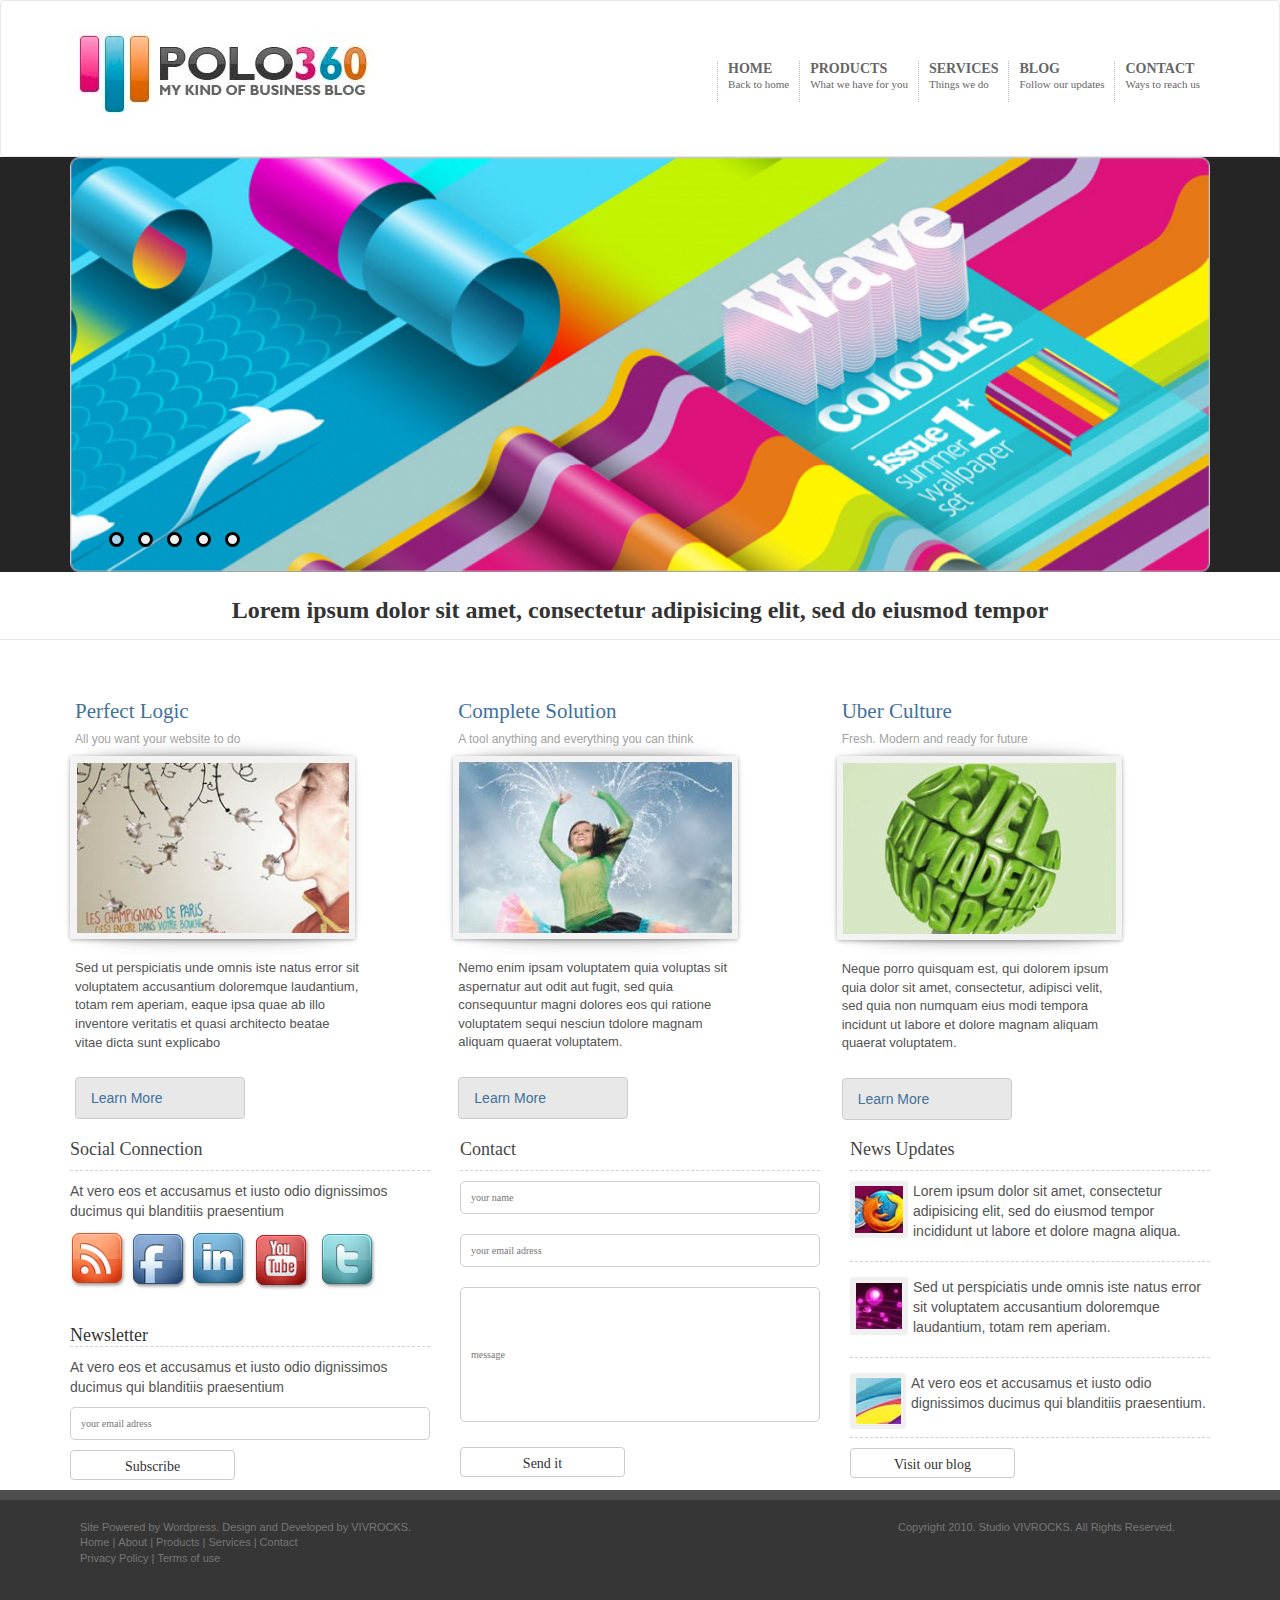
<file: polo360/index.html>
<!DOCTYPE html>
<html lang="en">
<head>
	<meta charset="UTF-8">
	<title>Polo360</title>
	<meta name="viewport" content="width=device-width, initial-scale=1">

    <link href="css/bootstrap.min.css" rel="stylesheet">
	<link href="https://fonts.googleapis.com/css?family=Open+Sans:400,700" rel="stylesheet">
    <link rel="stylesheet" href="css/font-awesome/css/font-awesome.min.css">
    <link href="css/style.css" rel="stylesheet">
    
    <link href="css/bootstrap.min.css" rel="stylesheet">
</head>
<body>
	<header>
		<div class="menu">
			<nav class="navbar navbar-default">
			  <div class="container">
			    <!-- Brand and toggle get grouped for better mobile display -->
			    <div class="navbar-header">
			      <button type="button" class="navbar-toggle collapsed" data-toggle="collapse" data-target="#menu" aria-expanded="false">
			        <span class="icon-bar"></span>
			        <span class="icon-bar"></span>
			        <span class="icon-bar"></span>
			      </button>
			      <a class="navbar-brand" href="#"><img src="img/logo.jpg" alt=""></a>
			    </div>

			    <!-- Collect the nav links, forms, and other content for toggling -->
			    <div class="collapse navbar-collapse" id="menu">
			      <ul class="nav navbar-nav navbar-right">
			            <li><a href="#">HOME
			            	</br><span>Back to home</span>
			            	</a>
			            </li>
			            <li><a href="#">PRODUCTS
							</br><span>What we have for you</span>
							</a>
			            </li>
			            <li><a href="#">SERVICES
							</br><span>Things we do</span>
							</a>
			            </li>   
			            <li><a href="#">BLOG
							</br><span>Follow our updates</span>
							</a>
			            </li>
			            <li><a href="#">CONTACT
							</br><span>Ways to reach us</span>
							</a>
			            </li>
			          </ul>
			        </li>
			      </ul>
			    </div><!-- /.navbar-collapse -->
			  </div><!-- /.container-fluid -->
			</nav>
		</div>
	
		<section class="menu-carousel">
			<div class="carousel-bg">
			<div class="container">
			<div id="carousel-example-generic" class="carousel slide" data-ride="carousel">
				  <!-- Indicators -->
				  <ol class="carousel-indicators">
				    <li data-target="#carousel-example-generic" data-slide-to="0" class="active"></li>
				    <li data-target="#carousel-example-generic" data-slide-to="1"></li>
				    <li data-target="#carousel-example-generic" data-slide-to="2"></li>
				    <li data-target="#carousel-example-generic" data-slide-to="3"></li>
				    <li data-target="#carousel-example-generic" data-slide-to="4"></li>
				  </ol>

				  <!-- Wrapper for slides -->
				  <div class="carousel-inner" role="listbox">
				    <div class="item active">
				      <img src="img/slide.png" alt="...">
				    </div>
				    <div class="item">
				      <img src="img/slide.png" alt="...">
				    </div>
				    <div class="item">
				      <img src="img/slide.png" alt="...">
				    </div>
				    <div class="item">
				      <img src="img/slide.png" alt="...">
				    </div>
				    <div class="item">
				      <img src="img/slide.png" alt="...">
				    </div>
				  </div>

				</div>
				</div>
			</div>
		</section>
  	</header>

  	<section class="main-slogan">
      <div class="container">
        <h1>Lorem ipsum dolor sit amet, consectetur adipisicing elit, sed do eiusmod tempor</h1>
      </div>
    </section>
    
    <div class="content">
    	<div class="container">
      	<div class="products">
	        <div class="row">
	        	<div class="product">
		        	<div class="col-sm-4">
		        		<h3>Perfect Logic</h3>
		        		<h4>All you want your website to do</h4>
		        		<div class="product-img shadow">
		                    <a href="">
		                      <img src="img/img1.jpg" alt="...">
		                    </a>
		                </div>
		                <div class="product-desc">
	                      Sed ut perspiciatis unde omnis iste natus error sit voluptatem accusantium doloremque laudantium, totam rem aperiam, eaque ipsa quae ab illo inventore veritatis et quasi architecto beatae vitae dicta sunt explicabo
	                    </div>
	                    <a href="" class="btn btn-default">Learn More</a>
					</div>
					<div class="col-sm-4">
						<h3>Complete Solution</h3>
		        		<h4>A tool anything and everything you can think</h4>
		        		<div class="product-img shadow">
		                    <a href="">
		                      <img src="img/img2.jpg" alt="...">
		                    </a>
		                </div>
		                <div class="product-desc">
	                      Nemo enim ipsam voluptatem quia voluptas sit aspernatur aut odit aut fugit, sed quia consequuntur magni dolores eos qui ratione voluptatem sequi nesciun tdolore magnam aliquam quaerat voluptatem.
	                    </div>
	                    <a href="" class="btn btn-default">Learn More</a>
					</div>
					<div class="col-sm-4">
						<h3>Uber Culture</h3>
		        		<h4>Fresh. Modern and ready for future</h4>
		        		<div class="product-img shadow">
		                    <a href="">
		                      <img src="img/img3.jpg" alt="...">
		                    </a>
		                </div>
		                <div class="product-desc">
	                      Neque porro quisquam est, qui dolorem ipsum quia dolor sit amet, consectetur, adipisci velit, sed quia non numquam eius modi tempora incidunt ut labore et dolore magnam aliquam quaerat voluptatem.
	                    </div>
	                    <a href="" class="btn btn-default">Learn More</a>
				</div>
			</div>
			</div>
			</div>
		</div>

		<div class="bottom-content">
			<div class="container">
				<div class="row">
					<div class="col-sm-4">
						<h3>Social Connection</h3>
						<p>At vero eos et accusamus et iusto odio dignissimos ducimus qui blanditiis praesentium</p>
						<ul class="contact-items">
							<li><a href="#"><img src="img/icon.png" alt=""></a></li>
							<li><a href="#"><img src="img/icon2.png" alt=""></a></li>
							<li><a href="#"><img src="img/icon3.png" alt=""></a></li>
							<li><a href="#"><img src="img/icon4.png" alt=""></a></li>
							<li><a href="#"><img src="img/icon5.png" alt=""></a></li>
						</ul>
						<h4>Newsletter</h4>
						<p>At vero eos et accusamus et iusto odio dignissimos ducimus qui blanditiis praesentium</p>
						<form action="">
							<input type="email" placeholder="your email adress">
							<button class="btn btn-default blue-btn btn-subs" type="button">Subscribe</button>
						</form>
						
					</div>
					<div class="col-sm-4 contact">
						<h3>Contact</h3>
						<form action="">
							<input type="text" placeholder="your name">
							<input type="email" placeholder="your email adress">
							<input type="textfield" placeholder="message" class="message">
							<button class="btn btn-default blue-btn send" type="button">Send it</button>
						</form>
					</div>
					<div class="col-sm-4">
						<h3>News Updates</h3>
						<ul class="news">
							<li><a href="#"><p><img src="img/news-img1.jpg" alt="">Lorem ipsum dolor sit amet, consectetur adipisicing elit, sed do eiusmod tempor incididunt ut labore et dolore magna aliqua. </p></a></li>
							<li><a href="#"><p><img src="img/news-img2.jpg" alt="">Sed ut perspiciatis unde omnis iste natus error sit voluptatem accusantium doloremque laudantium, totam rem aperiam.</p></a></li>
							<li><a href="#"><p><img src="img/news-img3.jpg" alt="">At vero eos et accusamus et iusto odio dignissimos ducimus qui blanditiis praesentium.</p></a></li>
						</ul>
						<button class="btn btn-default blue-btn visit" type="button">Visit our blog</button>
					</div>
				</div>
			</div>
		</div>
	</div>

	<footer>
		<div class="footer-bg">
			<div class="container">
				<div class="navbar-footer">
					<div class="nav navbar-nav navbar-left">
						<ul>
							<li>Site Powered by Wordpress. Design and Developed by VIVROCKS.</li></br>
							<li><a href="#">Home |</a></li>
							<li><a href="#">About |</a></li>
							<li><a href="#">Products |</a></li>
							<li><a href="#">Services |</a></li>
							<li><a href="#"> Contact</a></li></br>
							<li><a href="#">Privacy Policy |</a></li>
							<li><a href="#">Terms of use</a></li>
						</ul>
					</div>
					<div class="nav navbar-nav navbar-right">
						<p>Copyright 2010. Studio VIVROCKS. All Rights Reserved.</p>
					</div>
				</div>
			</div>
		</div>
	</footer>
	<!-- jQuery (necessary for Bootstrap's JavaScript plugins) -->
    <script src="https://ajax.googleapis.com/ajax/libs/jquery/1.12.4/jquery.min.js"></script>
    <!-- Include all compiled plugins (below), or include individual files as needed -->
    <script src="js/jquery.elastislide.js"></script>
    <script src="js/bootstrap.min.js"></script>
    <script src="js/custom.js"></script>
    <script src="js/modernizr.custom.17475.js"></script>
    
</body>
</html>
</file>
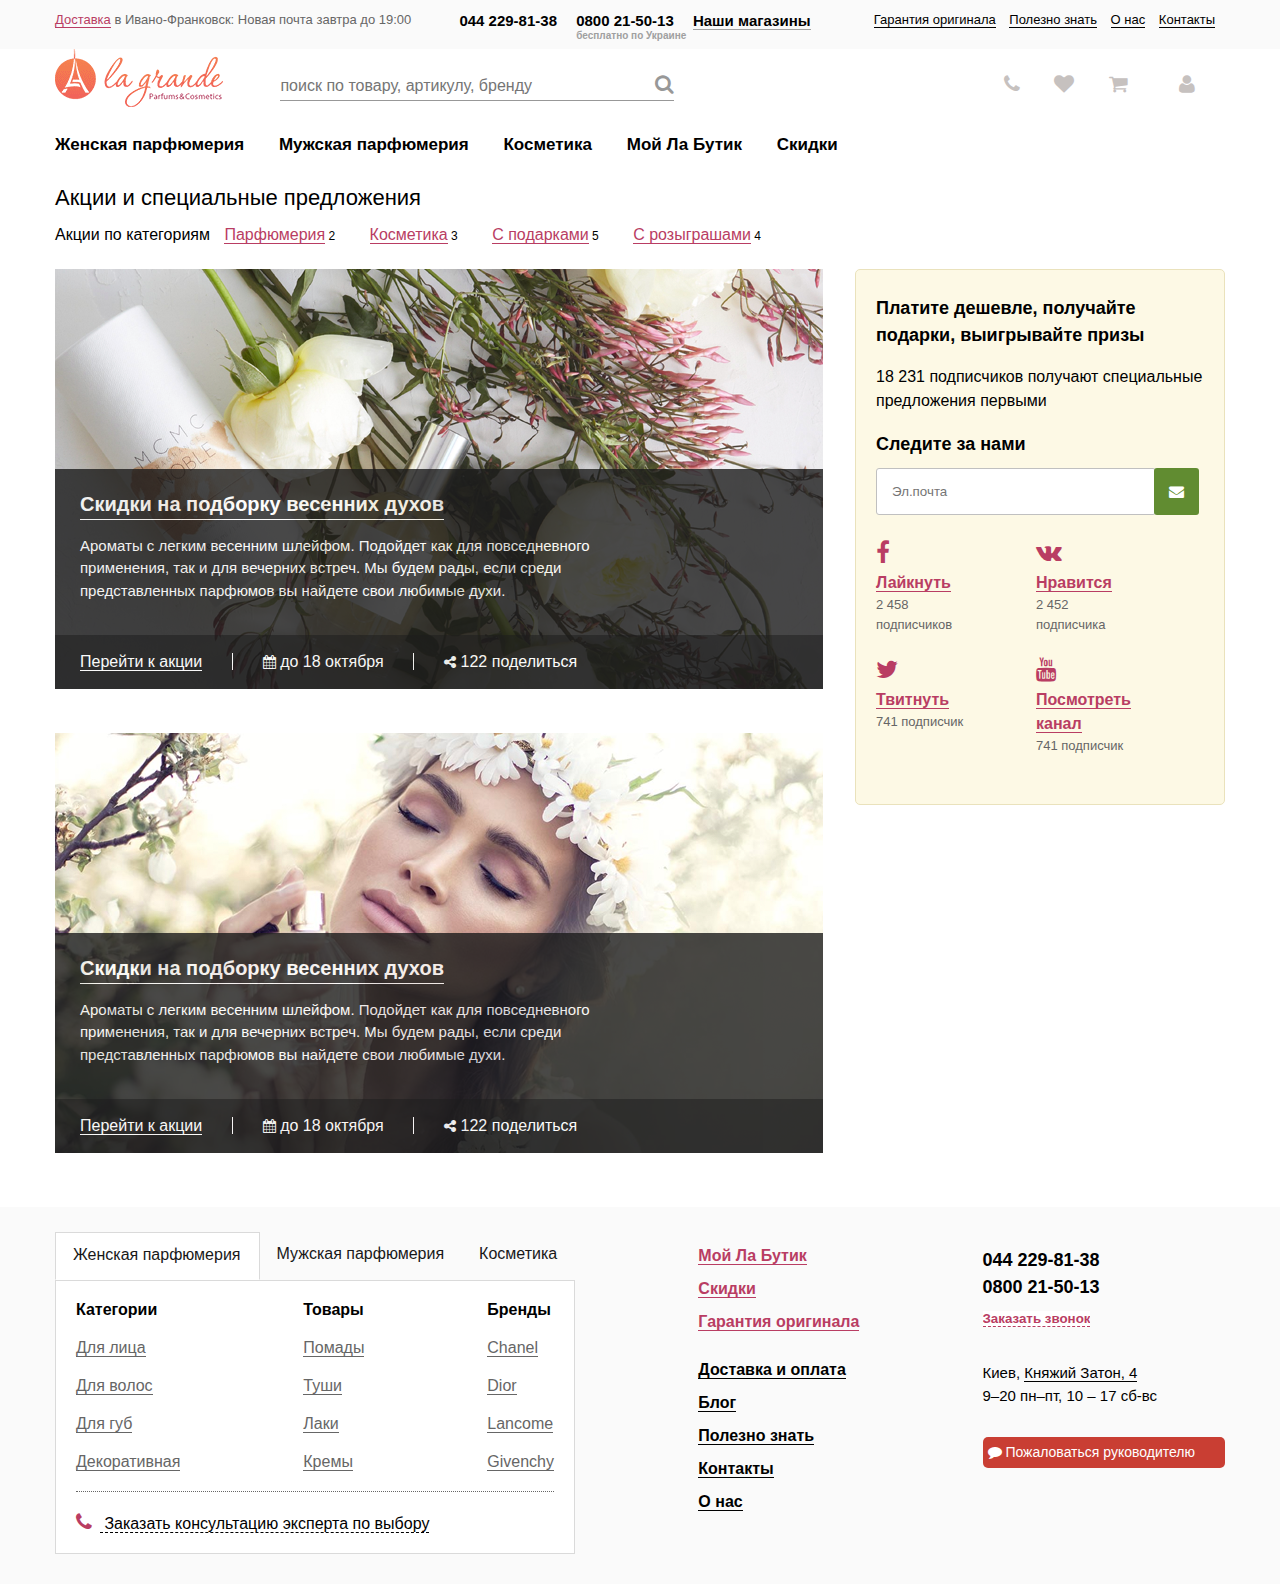
<file: sale/index.html>
<!DOCTYPE html>
<html lang="en">
<head>
	<meta charset="UTF-8">
	<meta name="viewport" content="width=device-width,initial-scale=1">
	<title>LaGrande main</title>
	<link rel="stylesheet" href="css/font-awesome/css/font-awesome.min.css">
	<link rel="stylesheet" href="css/style.css">
</head>
<body>
	<header>
		<div class="top-section-bg">
		<div class=" top-section container">
			<div class="top-left">
				<p><a href="#" class="btn-red">Доставка</a> в Ивано-Франковск: Новая почта завтра до 19:00</p>
			</div>
			<div class="top-center">
				<ul>
					<li><a href="tel:0442298138">044 229-81-38</a></li>
					<li><a href="tel:0800 21-50-13">0800 21-50-13</a>
						<span>бесплатно по Украине</span></li>
					<li><a href="#">Наши магазины</a></li>
				</ul>
			</div>
			<div class="top-right">
				<ul>
					<li><a href="#">Гарантия оригинала</a></li>
					<li><a href="#">Полезно знать</a></li>
					<li><a href="#">О нас</a></li>
					<li><a href="#">Контакты</a></li>
				</ul>
			</div>
			</div>
		</div>

		<div class="main-section container">
			<div class="main-left">
				<a href="#"><img class="logo" src="img/spraid.png" alt=""></a>
				<form class="search-form">
        			<input class="search" type="text" placeholder="поиск по товару, артикулу, бренду">
    				<button type="submit"><i class="fa fa-search" aria-hidden="true"></i></button>
				</form>
			</div>
			<div class="main-right">
				<ul>
					<li><a href="#"><i class="fa fa-phone" aria-hidden="true"></i></a></li>
					<li><a href="#"><i class="fa fa-heart" aria-hidden="true"></i></a></li>
					<li><a href="#"><i class="fa fa-shopping-cart" aria-hidden="true"></i></a></li>
					<li><a href="#"><i class="fa fa-user" aria-hidden="true"></i></a></li>
				</ul>
				
			</div>
			<div class="hamburger hamburger1 off"></div>
		</div>
		
		<nav class="bottom-section container">
			<ul class="menu">
				<li><a href="#">Женская парфюмерия</a>				
        		</li>
				<li><a href="#">Мужская парфюмерия</a>
        		</li>
				<li><a href="#">Косметика</a></li>
				<li><a href="#">Мой Ла Бутик</a></li>
				<li><a href="#">Скидки</a></li>
			</ul>
		</nav>
	</header>

	<div class="content container">
		<div class="main-content">
			<h1>Акции и специальные предложения</h1>
			<div class="titles">
				<p>Акции по категориям</p>
				<div class="hamburger hamburger2 off"></div>
				<ul class="red-list">
					<li><a href="#" class="btn-red">Парфюмерия</a><span class="number"> 2</span></li>
					<li><a href="#" class="btn-red">Косметика</a><span class="number"> 3</span></li>
					<li><a href="#" class="btn-red">С подарками</a><span class="number"> 5</span></li>
					<li><a href="#" class="btn-red">С розыграшами</a><span class="number"> 4</span></li>
				</ul>
			</div>
			<div class="wrap">
			<div class="posts">
				<div class="post">
					<img src="img/pic.png" alt="">
					<div class="img-text">
						<div class="post-text">
							<h2>Скидки на подборку весенних духов</h2>
							<p>Ароматы с легким весенним шлейфом.   
								Подойдет как для повседневного применения, так и для вечерних встреч.  
								Мы будем рады, если среди представленных парфюмов вы найдете свои любимые духи.
							</p>
						</div>
						<div class="post-links">
							<ul>
								<li><a class="post-link-t" href="#">Перейти к акции</a></li>
								<li><a class="post-link" href="#"><i class="fa fa-calendar" aria-hidden="true"></i> до 18 октября</a></li>
								<li><a class="post-link" href="#"><i class="fa fa-share-alt" aria-hidden="true"></i> 122 поделиться</a></li>
							</ul>
						</div>
					</div>
				</div>
				<div class="post">
					<img src="img/pic2.png" alt="">
					<div class="img-text">
						<div class="post-text">
							<h2>Скидки на подборку весенних духов</h2>
							<p>Ароматы с легким весенним шлейфом.   
							Подойдет как для повседневного применения, так и для вечерних встреч.  
							Мы будем рады, если среди представленных парфюмов вы найдете свои любимые духи.
							</p>
						</div>
						<div class="post-links">
							<ul>
								<li><a class="post-link-t" href="#">Перейти к акции</a></li>
								<li><a class="post-link" href="#"><i class="fa fa-calendar" aria-hidden="true"></i> до 18 октября</a></li>
								<li><a class="post-link" href="#"><i class="fa fa-share-alt" aria-hidden="true"></i> 122 поделиться</a></li>
							</ul>
						</div>
					</div>
				</div>
			</div>
				<div class="side-bar">
					<h2>Платите дешевле, получайте подарки, выигрывайте призы</h2>
					<p>18 231 подписчиков получают  специальные предложения первыми</p>
					<h3>Следите за нами</h3>					
					<form action="">
						<input class="email" type="email" placeholder="Эл.почта">
						<button class="envelope" type="submit"><i class="fa fa-envelope" aria-hidden="true"></i></button>
					</form>
					<div class="social-items">
						<div class="social-item">
							<p class="social-icon"><i class="fa fa-facebook" aria-hidden="true"></i></p>
							<a href="#" class="btn-red">Лайкнуть</a>
							<p class="followers-amount">2 458 подписчиков</p>
						</div>
						<div class="social-item">
							<p class="social-icon"><i class="fa fa-vk" aria-hidden="true"></i></p>
							<a href="#" class="btn-red">Нравится</a>
							<p class="followers-amount">2 452 подписчика</p>
						</div>
						<div class="social-item">
							<p class="social-icon"><i class="fa fa-twitter" aria-hidden="true"></i></p>
							<a href="#" class="btn-red">Твитнуть</a>
							<p class="followers-amount">741 подписчик</p>
						</div>
						<div class="social-item">
							<p class="social-icon"><i class="fa fa-youtube" aria-hidden="true"></i></p>
							<a href="#" class="btn-red">Посмотреть канал</a>
							<p class="followers-amount">741 подписчик</p>
						</div>
										
					</div>
				</div>

		</div>
		</div>
		
		
		
		</div>
	</div>

	<footer>
		<div class="footer-wrap">
			<div class="footer-content container">
				<div class="tab-wrap">
					<ul class="nav-tab-list tabs">
						<li class="nav-tab-list__item active">
							<a href="#tab_1" class="nav-tab-list__link">Женская парфюмерия</a>
						</li>
						<li class="nav-tab-list__item">
							<a href="#tab_2" class="nav-tab-list__link">Мужская парфюмерия</a>
						</li>
						<li class="nav-tab-list__item">
							<a href="#tab_3" class="nav-tab-list__link">Косметика</a>
						</li>
					</ul>
					<div class="tab-content">
						<div class="tab-cont__wrapper" id="tab_1">
							<div class="lists">
								<div class="list">
									<p class="title">Категории</p>
									<ul>
											<li><a href="#">Для лица</a></li>
											<li><a href="#">Для волос</a></li>
											<li><a href="#">Для губ</a></li>
											<li><a href="#">Декоративная</a></li>
									</ul>
								</div>
								<div class="list">
									<p class="title">Товары</p>
									<ul>
										<li><a href="#">Помады</a></li>
										<li><a href="#">Туши</a></li>
										<li><a href="#">Лаки</a></li>
										<li><a href="#">Кремы</a></li>
									</ul>
								</div>
								<div class="list">
									<p class="title">Бренды</p>
									<ul>
										<li><a href="#">Chanel</a></li>
										<li><a href="#">Dior</a></li>
										<li><a href="#">Lancome</a></li>
										<li><a href="#">Givenchy</a></li>
									</ul>
								</div>
								
							</div>
							<i class="fa fa-phone" aria-hidden="true"></i><a class="orderCall"> Заказать консультацию эксперта по выбору</a>
						</div>	
						<div class="tab-cont__wrapper hide" id="tab_2">
							<div class="lists">
								<div class="list">
									<p class="title">Категории2</p>
									<ul>
											<li><a href="#">Для лица</a></li>
											<li><a href="#">Для волос</a></li>
											<li><a href="#">Для губ</a></li>
											<li><a href="#">Декоративная</a></li>
									</ul>
								</div>
								<div class="list">
									<p class="title">Товары2</p>
									<ul>
										<li><a href="#">Помады</a></li>
										<li><a href="#">Туши</a></li>
										<li><a href="#">Лаки</a></li>
										<li><a href="#">Кремы</a></li>
									</ul>
								</div>
								<div class="list">
									<p class="title">Бренды2</p>
									<ul>
										<li><a href="#">Chanel</a></li>
										<li><a href="#">Dior</a></li>
										<li><a href="#">Lancome</a></li>
										<li><a href="#">Givenchy</a></li>
									</ul>
								</div>
								
							</div>
							<form action=""><i class="fa fa-phone" aria-hidden="true"></i><a class="orderCall"> Заказать консультацию эксперта по выбору</a></form>
							
						</div>
						<div class="tab-cont__wrapper hide" id="tab_3">
							<div class="lists">
								<div class="list">
									<p class="title">Категории3</p>
									<ul>
											<li><a href="#">Для лица</a></li>
											<li><a href="#">Для волос</a></li>
											<li><a href="#">Для губ</a></li>
											<li><a href="#">Декоративная</a></li>
									</ul>
								</div>
								<div class="list">
									<p class="title">Товары3</p>
									<ul>
										<li><a href="#">Помады</a></li>
										<li><a href="#">Туши</a></li>
										<li><a href="#">Лаки</a></li>
										<li><a href="#">Кремы</a></li>
									</ul>
								</div>
								<div class="list">
									<p class="title">Бренды3</p>
									<ul>
										<li><a href="#">Chanel</a></li>
										<li><a href="#">Dior</a></li>
										<li><a href="#">Lancome</a></li>
										<li><a href="#">Givenchy</a></li>
									</ul>
								</div>
								
							</div>
							<i class="fa fa-phone" aria-hidden="true"></i><a class="orderCall"> Заказать консультацию эксперта по выбору</a>
							
						</div>
					</div>
				</div>
				<div class="links">
					<ul>
						<li><a href="#" class="btn-red">Мой Ла Бутик</a></li>
						<li><a href="#" class="btn-red">Скидки</a></li>
						<li><a href="#" class="btn-red">Гарантия оригинала</a></li>
					</ul>
					<ul class="shop-info">
						<li><a href="#">Доставка и оплата</a></li>
						<li><a href="#">Блог</a></li>
						<li><a href="#">Полезно знать</a></li>
						<li><a href="#">Контакты</a></li>
						<li><a href="#">О нас</a></li>
					</ul>
				</div>
				<div class="contacts">
					<form action="">
						<a class="phone" href="tel:0442298138">044 229-81-38</a><br>
						<a class="phone" href="tel:0800215013">0800 21-50-13</a>
						<input class="order" type="submit" value="Заказать звонок">
					</form>
					<p class=address>Киев, <span>Княжий Затон, 4</span>
					<br>9–20 пн–пт, 10 – 17 сб-вс</p>
					<button class="complaint"><i class="fa fa-comment" aria-hidden="true"></i> Пожаловаться руководителю</button>
				</div>
			</div>
		</div>
	</footer>

	<script src="https://ajax.googleapis.com/ajax/libs/jquery/3.1.1/jquery.min.js"></script>
	<script src="js/custom.js"></script>
</body>
</html>
</file>
<file: css/style.css>
*{
	margin: 0;
	padding: 0;
}
body{
	background: #f7f6f7 url(../img/background.jpg);
}
ul li{
	list-style: none;
	display: inline-block;
}
a{
	text-decoration: none;
}

.container{
	width:1170px;
	margin: 0px auto;/*выравнивает по центру*/

}
/*-------------------------------------------------------Header--------------------------------------------------------------------*/
header{
	background: #25335a;
	padding-top: 20px;
	color:#fff;
}

header h1{
	text-align: center;
	margin-bottom: 15px;
}
header h1 span{
	font-family: 'Tangerine', sans-serif;
	font-weight: 700;
	font-size: 48px;

}
header .header-contacts{
	background: #263252;
	padding: 10px 0 10px;
	text-align: center;
	font-size: 18px;
	letter-spacing: 3px;
}
header .header-contacts .contact{
	margin: 0 15px;
	color: #9b1350;
	font-weight: 700;
	font-size: 20px;
}
/*----------------------------------------Content--------------------------------------------------------------------*/
.content{
	background: #f7f6f7;
	padding: 25px 15px;
	color: #1a2546;
}
.content h3{
	font-size: 24px;
	margin-bottom: 20px;
	margin-left: 55px;
}
.content .pageTitle{
	font-size: 18px;
	font-weight: 700;
	margin-bottom: 12px;
	text-align: center;
}
.landingPages{
	display: flex;
	justify-content: space-around;
}
.simplePages,.sites{
	display: flex;
	justify-content: space-around;

}
.sites{
	align-items: flex-start;
}
.simplePages li a img{
	width: 250px;
}
.content .simplePages{
	margin-bottom: 20px;
}
.content .picture:hover{
	box-shadow: 0 0 16px rgba(0, 0, 0, .5);
}
/*----------------------------------------Footer--------------------------------------------------------------------*/
footer{
	background: #25335a;
	color:#fff;
	padding: 20px 0;
}
footer .container{
	display: flex;
	justify-content: flex-end;
}
/*footer .container .contacts{
	line-height: 1.5;
}*/
footer .email, footer .phone{
	margin-right: 15px;
	color:#fff;
}
</file>
<file: biruang (BEM)/css/style.css>
*{
	margin: 0px;
	padding: 0px;
}
body{
	font-family: 'Roboto', sans-serif;
	font-size: 14px;
	color:#67676c;
	font-weight: 400;
}
a{
	text-decoration: none;
	color:#67676c;
}
 li{
	list-style-type: none; 
}
.hamburger {
  display: none;
  width: 36px;
  height: 32px;
  float: right;
  margin: 6px;
  margin-right: 25px;
  position: relative;
  border-top: 4px solid #747A81;
  border-bottom: 4px solid #747A81;
  color:#fff;
  cursor: pointer;
}

.hamburger:after {
  content: "";
  position: absolute;
  display: block;
  right: 0;
  left: 0;
  top: 14px;
  height: 4px;
  background: #747A81;
}
/*-----------------------------------HEADER----------------------------------------------------*/
.container{
	width: 1170px;
	margin:auto;
}
.header{
	display: flex;
	justify-content:space-between;
	text-transform: uppercase;
	padding: 35px 0;
	border-bottom: 1px solid #eee;

}
.header-right__logo{
	font-size: 23px;
	
}
.header-left__phone{
	font-weight: 700;
}
.header-left__cart{
	display: inline-block;
	border:1px solid #ededed;
	font-size: 12px;
	margin-left: 25px;
	padding: 8px 30px 7px 20px;
}
.cart__price{
	display: inline-block;
	margin-right: 35px;
	letter-spacing:1.5px;
}
.cart__checkout{
	font-weight: 700;
}
/*-----------------------------------CONTENT----------------------------------------------------*/
.content .nav{
	padding: 15px 0;

}
.nav-tab-list__item{
	display: inline;
	margin-right: 40px;
	text-transform: uppercase;
}
.nav-tab-list__item:last-child{
	text-transform:none;
}
.nav-tab-list__item.active .nav-tab-list__link{
	color: #d55a44;
}
.nav-tab-list__item .nav-tab-list__link:hover{
	color: #d55a44;
}
.nav-tab-list__link{
	/*font-weight: 700;*/
}
.nav-tab-list__link_search{
/*	font-weight: 400;*/
}
.slider{
	position: relative;
}
.slider-list__caption{
	position: absolute;
	top: 215px;
	left: 40px;
	font-size: 59.3px;
	font-weight: 400;
	color:#f45a40;
}
.slider-list__paragraph{
	position: absolute;
	top: 350px;
	left: 40px;
	color:#f45a40;
	width: 410px;
}
.menu{
	display: flex;
	justify-content: space-between; 
	margin: 55px 0;
}
.menu-item{
	width: 372px;
	display: inline-block;
}
.menu-item__caption{
	padding: 20px 0;
}
.menu-item__link{
	font-family: 'Roboto+Condensed', sans-serif;
	/*display: inline-block;*/
	font-size: 22px;
	color: #d55a44;

	text-transform: uppercase;
}
.menu-item__desc{
	display: inline-block;
	padding: 5px 0;
	line-height: 1.5;
	/*white-space: nowrap;*/
}
.main-caption{
	text-transform: uppercase;
	text-align: center;
	font-family: 'Roboto+Condensed', sans-serif;
	margin-bottom: 40px;
	font-weight: 400;
}
.popular-products{
	display: flex;
	justify-content: space-between; 
	margin: 55px 0;
	margin-bottom: 65px;
}
.popular-products-item{
	width: 270px;
	border: 1px solid #ededed;
}
.popular-products-item__img{
	background: #e2e2e2;
}

.popular-products-item-wrapper{
	padding-top: 20px;
	padding-left: 25px;
	padding-right: 20px;
}
.popular-products-item__caption{
	
	margin-bottom: 15px;
}
.popular-products-item__link{
	font-size: 18px;
	font-weight: 700;
	text-transform: uppercase;
}
.popular-products-item__subcaption{
	font-weight: 400;
	margin-bottom: 15px;
	font-style: italic;
}
.popular-products-item__desc{
	display: inline-block;
	font-weight: 300;
	border-bottom: 1px solid #ededed;
	padding-bottom: 15px;
	font-style: italic;
}
.popular-products-item-price-block{
	display: flex;
	justify-content: space-between;
	margin-top: 15px;
	margin-bottom: 20px;
}
.popular-products-item-price-block__price{
	font-weight: 600;
	color: #d55a44;
}
.sub-caption{
	font-size: 22.65px;	
	font-weight: 700;
	text-align: left;
	margin-bottom:45px;
}
.about-block{
	display: flex;
	justify-content: space-between;
	margin-bottom: 30px;
}
.about-block-desc__paragraph{
	margin-bottom: 25px;
	line-height: 1.5;
}
.footer-top{
	background: #d55a44;
}
.sign-up-block{
	
	display: flex;
	justify-content: space-between;
	padding: 30px 0px;
}
.sign-up-text{
	font-family: 'Roboto+Condensed', sans-serif;
	font-weight: 700;
	text-transform: uppercase;
	color: #fff;
	font-size: 22.65px;	
	margin-top: 10px;
}
.sign-up-form__email{
	font-size: 14px;
	color: #7d7e83;
	padding: 14px 23px;
	text-transform: uppercase;
	border: 0;
}
.sign-up-form___submit{
	background: #e06751;
	color: #fff;
	text-transform: uppercase;
	padding: 14px 23px;
	border: 0;
	margin-left: 20px;
	cursor: pointer;
}
.footer-bottom{
	background: #2f3137;
	padding-top: 45px;
	padding-bottom: 40px; 
}
.footer-bottom-content{
	display: flex;
	justify-content: space-between;
	line-height: 1.5;
}
.footer-bottom__caption{
	font-family: 'Roboto+Condensed', sans-serif;
	font-size: 22.65px;
	color: #fff;
	text-transform: uppercase;
	margin-bottom: 25px;
	display: inline-block;
}
.footer-bottom__subcaption{
	display: block;
	font-weight: 700;
	color: #fff;
}
.footer-bottom__paragraph{
	margin-bottom: 25px;
	width: 290px;
}
.footer-bottom-col_withoutCaption{
	padding-top: 58px;
}
.footer-bottom__email{
	width: 270px;
	padding: 14px 20px;
	color: #7d7e83;
	text-transform: uppercase;
	border: 0;
	margin-bottom: 20px;
	display: block;
}
.footer-bottom__text-aria{
	width: 270px;
	height: 83px;
	border: 0;
	padding: 14px 20px;
	margin-bottom: 20px;
	text-align: top;
}
.footer-bottom___submit{
	background: #d55a43;
	color: #fff;
	text-transform: uppercase;
	padding: 14px 23px;
	border: 0;
	cursor: pointer;
}
/*************************************************************************@MEDIA*************************************************************************************************************/
@media only screen and (max-width: 1200px){
	.header-right__logo{
		margin-left: 40px;
	}
	.content .nav{
		padding-left: 30px;
	}
	.popular-products{
		padding-left: 30px;
	}
	.sub-caption, .about-block{
		padding-left: 30px;
		
	}
	.sign-up-block{
		background: #d55a44;
		padding-left: 10px;
		padding-right: 10px; 
	}
	.footer-bottom-content{
		padding-top: 45px;
		padding-bottom: 20px;
		background: #2f3137;
		padding-left: 10px;
		padding-right: 10px; 
	}
	.footer-bottom{
		padding-top: 0;
		padding-bottom: 0;
	}
}
@media only screen and (max-width: 767px){
	.sub-caption{
		margin-bottom: 25px;
	}
	.hamburger {
    display: block;
  }
  
  .tabs{
  	display: none;
  	margin-top: 20px;
  }
  .nav-tab-list__item{
  	display: block;
  	width: 100%;
  	text-align: center;
	line-height: 2.5;
	font-size: 22px;
  }
  .nav-tab-list__item:hover{
		background: #B8BEC5;
		border: 0;
	}
	.nav-tab-list__link{
		display: block;
	}
  .header-left{
  	display: none;
  }
  .header-right__logo{
  	font-size: 44px;
  }
  .popular-products{
  	max-width: 750px;
  	flex-wrap:wrap;
  	justify-content: space-around;
  	padding-left: 200px;
  }
  .about-block-map{
  	display: none;
  }
  .sub-caption{
  	font-size: 30px;
  }
  .about-block-desc__paragraph{
  	font-size: 26px;
  }
  .sign-up-form__email{
  	font-size: 18px;
  }
  .sign-up-form___submit{
  	font-size: 20px;
  }
  .footer-bottom-content{
  	justify-content: space-around;
  	flex-wrap:wrap;
  }
  footer .container{

  	background: #2f3137;
  }
  .footer-bottom-content{
  	font-size: 24px;
  }
  .footer-bottom__caption{
  	font-size: 28px;
  }
  .footer-bottom__caption{
  	margin-top: 60px;
  }
  .footer-bottom__email{
  	font-size: 22px;
  }
  .footer-bottom__text-aria{
  	font-size: 22px;
  }
  .footer-bottom___submit{
  	font-size: 24px;
  }
  .menu-item__link{
  	font-size: 28px;
  }
  .menu-item__desc{
  	font-size: 18px;
  }
  h2.popular-products-item__caption{
  	font-size: 28px;
  }
  .popular-products-item__desc{
  	font-size: 24px;
  }
  .popular-products-item-price-block__price{
  	font-size: 30px;
  }
  .popular-products-item{
  	width: 370px;
  	margin-top: 20px;
  }
  .popular-products-item__img{
  	margin-left: 50px;
  }
}
@media only screen and (max-width: 480px){
	.menu{
		/*flex-direction: column;*/
	}
	/*.menu-item{
		width: 200%;
		height: auto;
	}
	.menu-item__img{
		width: 35%;
		height: auto;
	}*/
	.popular-products{
		/*flex-direction: column;*/
	}
	.sign-up-block{
		flex-direction: column;
		justify-content: center;
	}
	.sign-up-text{
		font-size: 32px;
		text-align: center;
		margin-top: 5px;
		margin-bottom: 10px;
	}
	.sign-up-form{
		margin: 0 auto;
	}
	.sign-up-form__email{
		font-size: 30px;
	}
	.sign-up-form___submit{
		font-size: 30px;
	}
	.footer-bottom-content{
		flex-direction: column;
	}
	.footer-bottom-col{
		margin-left: 150px;
	}
	.footer-bottom__caption{
		font-size: 40px;
		margin-top: 10px;
	}
	.footer-bottom__subcaption{
		font-size: 38px;
	}
	.footer-bottom__paragraph{
		font-size: 36px;
	}
	.footer-bottom__stores{
		font-size: 36px;
	}
	.footer-bottom__list{
		display: none;
	}
	.nav-tab-list__link{
		font-size: 40px;
	}
	.footer-bottom-col_withoutCaption{
		margin-left: 150px;
	}
	.footer-bottom__email{
		font-size: 30px;
		width: 470px;
	}
	.footer-bottom__text-aria{
		font-size: 30px;
		width: 470px;
	}
	.footer-bottom___submit{
		font-size: 34px;
	}
}
</file>
<file: biruang (BEM)/css/unslider.css>
.unslider{overflow:auto;margin:0 0 30px 0;padding:0}.unslider-wrap{position:relative}.unslider-wrap.unslider-carousel>li{float:left}.unslider-vertical>ul{height:100%}.unslider-vertical li{float:none;width:100%}.unslider-fade{position:relative}.unslider-fade .unslider-wrap li{position:absolute;left:0;top:0;right:0;z-index:8}.unslider-fade .unslider-wrap li.unslider-active{z-index:10}.unslider li,.unslider ol,.unslider ul{list-style:none;margin:0;padding:0;border:none}.unslider-arrow{position:absolute;left:20px;z-index:2;cursor:pointer}.unslider-arrow.next{left:auto;right:20px}
</file>
<file: biruang (BEM)/css/unslider-dots.css>
/**
 *   Here's where everything gets included. You don't need
 *   to change anything here, and doing so might break
 *   stuff. Here be dragons and all that.
 */
/**
 *   Default variables
 *
 *   While these can be set with JavaScript, it's probably
 *   better and faster to just set them here, compile to
 *   CSS and include that instead to use some of that
 *   hardware-accelerated goodness.
 */
.unslider-nav ol {
  list-style: none;
  text-align: center;
}
.unslider-nav ol li {
  display: inline-block;
  width: 6px;
  height: 6px;
  margin: 0 4px;
  background: transparent;
  border-radius: 5px;
  overflow: hidden;
  text-indent: -999em;
  border: 2px solid #fff;
  cursor: pointer;
}
.unslider-nav ol li.unslider-active {
  background: #fff;
  cursor: default;
}
</file>
<file: brightw (bootstrap)/css/style.css>
*{
	padding: 0px;
	margin:0px;
}
body{
	font-family: 'Open Sans', sans-serif;
	color:#868585;
	background:#fdfcfb;
	font-size: 12px;
	min-width: 320px;
}

header{
	margin:100px 0px 80px;
}

header .menu{
	padding:15px 0px;
	border: 0px;
	background: #fefefe;
	box-shadow: 0 0 5px rgba(0,0,0, .19); 
}

header .navbar-brand{
	margin-top:-48px;
	margin-right: 73px;
}

header .navbar-default .navbar-nav>li>a{
	color:#8d8c8c;
	font-size:18px;
	text-transform: uppercase;

}

header .navbar-default .navbar-nav >li.active_link>a{
	border-bottom: 1px solid #d42819;
}

header .navbar-default .navbar-nav>li>a:hover{
	border-bottom: 1px solid #d42819;
	color:#8d8c8c;
}

.icons{
	padding-top: 15px;
}

.icons a{
	display: inline-block;
	width: 25px;
	height: 25px;
	background-color: #cfcecd;
	border-radius:50%; 
	text-align: center;
	color:#fefefe;
	font-size:15px;
	margin-left: 5px;
	line-height: 25px;
}

.icons a:hover{
	background-color: #d42819;
}

header .menu .container{
	position: relative;
}

.globe{
	position:absolute;
	right: 15px;
	font-size: 25px;
	top:15px;
	display: none;
}

.slogan{
	margin-bottom: 80px;
}
.slogan h1{
	text-align: center;
	font-size:33px;
	color:#7e7e7e;
}

.slogan h1 span{
	color:#d42819;
}

.card-row{
	margin-bottom: 35px;
}

.card-row:after{
	clear:both;
	content:'';
	display: table;
}

.content .card h4, .content .card h3{
	margin:0px;
	margin-bottom: 5px;
}

.content .card h3{
	font-size:12px;
}

.content .card h4{
	font-size:18px;
}
.content img{
	box-shadow: 0 0 10px rgba(0,0,0, .23); 
}

.card-row a:hover img{
	box-shadow: 0 0 15px rgba(0,0,0, .70); 
	transition: all .5s;
}
.myPagination{
	text-align: center;
}

.pagination>li>a, .pagination>li>span {
	margin: 0 4px;
	color:#b5b3b3;
	border-radius:5px;
}

.pagination>li.active>a{
	color:#da564e;
	background:#fff;
	border-color:#b8b9b9;
}

.pagination>li.active>a:hover{
	background:#fff;
	color:#da564e;
	border-color:#b8b9b9;
}

.pagination>li>a:hover{
	background:#fff;
	color:#da564e;
	border-color:#b8b9b9;
}
hr{
	border-color:red;
}

.hrfooter{
	border-color:grey;
}

@media only screen and (min-width: 993px){
	.icons{
		display:block!important;
	}
}

@media only screen and (max-width: 992px){
	header .navbar-brand{
	margin-right: 10px;
}
	.icons{
		display: none;
		position: absolute;
		right:30px;
		top:30px;

	}
	.icons a{
		display: block;
		margin-left:0px;
		margin-top:5px;
	}
	.globe{
		display:block;
		cursor: pointer;
	}

	.card-row{
		text-align: center;
	}
}


@media only screen and (max-width: 767px){
	.globe{
		display:none!important;
	}
	.navbar-brand img{
		max-height: 50px;
		margin-top: 33px;
	}
	header .menu{
		padding:0px;
	}
	header .navbar-default .navbar-nav>li.active_link>a{
		border-bottom: 0px;
		background: #d42819;
		color:#fff;
	}
	header .navbar-default .navbar-nav>li>a:hover{
		border-bottom: 0px;
		background: #d42819;
		color:#fff;
	}

	header .navbar-default .navbar-nav>li>a{
		transition: background .5s;
	}
	.icons{
		display: block!important;
		position: relative;
		right: 0px;
		top:0px;
		left:10px;
	}
	.icons a{
		float:left;
		margin-left: 5px;

	}


}
</file>
<file: eventide/css/style.css>
*{
	padding: 0px;
	margin:0px;
}
body{
	font-family: 'Ubuntu', sans-serif;
	color:#828689;
	background: #fff;
	font-size: 16px;
	min-width: 320px;
}

img{
	max-width: 100%;
	height: auto;
}
h1{
	font-family: 'Montserrat', sans-serif;
	font-size: 31px;
	color:#fff;
	font-weight: 700;
	text-transform: uppercase;
}

h3{
	font-family: 'Montserrat', sans-serif;
	font-size:30px;
	font-weight: bold;
	text-transform: uppercase;
	margin: 0px;
}
section{
	position: relative;
}
a{
	font-family: 'Montserrat', sans-serif;
	text-transform: uppercase;
	font-size: 18px;
	font-weight: 700;
	color: #2cc7c1;
	text-decoration: none;
}
a:hover{
	text-decoration: underline;
}
.btn{
	font-family: 'Montserrat', sans-serif;
	color:#fff;
	font-size: 14px;
	text-transform: uppercase;
	padding: 10px 20px;
	margin: 0 10px;
	border: none;
}
.btn-primary{
	background-color: #7ea4e8;
}
.btn-default{
	background-color: #6a7079;
}
.btn-primary:hover{
	background-color: #7ea4e8;
}
.section-tabs{
	border: 3px solid #ececec;
	border-radius: 2px;

}
.section-tabs .nav-tabs li:not(.active){
	background: #ececec;
}
.section-tabs .nav-tabs.nav-justified li a,.section-tabs .nav-tabs.nav-justified li.active a,
.section-tabs .nav-tabs.nav-justified li.active:focus,.section-tabs .nav-tabs.nav-justified li.active:hover{
	font-family: 'Ubuntu', sans-serif;
	border:none;
	border-radius: 0px;
	font-size: 18px;
	font-weight: 700;
}
.section-tabs .nav-tabs li a{
	color:#abb1ba;
}
.section-tabs .tab-content{
	padding: 25px 20px;
}
.large{
	font-size: 22px;
	margin-bottom: 28px;
}

.clearfix:after{
	clear:both;
	content: "";
	display: table;
}

/*************************************************************************TOP_MENU*************************************************************************************************************/
#header{
	background: url(../img/background.jpg) center no-repeat;
	background-size:cover;
	height: 100vh;
}
.section-table{
	display: table;
	height: 100%;
	width: 100%;

}
.section-row{
	display: table-row;
}

.section-cell{
	display: table-cell;
	vertical-align: middle;
	text-align: center;
}

.section-center{
	display: inline-block;
	max-width: 600px;
}

#header p{
	font-size: 20px;
	color:#fff;
}

#speakers{
	padding: 105px 0;
	border-bottom: 8px solid #f0f0f1;

}
#speakers h3{
	margin-bottom: 25px;
}

#speakers p{
	font-size: 17px;
}

#speakers .section-tabs .tab-content ul li{
	line-height: 30px;
}

#speakers .section-tabs .tab-content ul li i{
	font-size: 15px;
	color:#2cc7c1;
	margin-right: 14px;
}
#speakers .speakers-head{
	margin-top: 90px;
	margin-bottom: 60px;
}
#speakers .speakers-head h3{
	color: #6a7079;
}

#speakers .front{
	position: absolute;
	width: 140px;
	height: 140px;
	cursor: pointer;
}
#speakers .back{
	display: inline-block;
	background: #6bd8d3;
	width: 140px;
	height: 140px;
	border-radius: 50%; 
}

#speakers .item >div:hover .front{
	opacity: .2;
}
#speakers .item >div:hover h4{
	color:#6bd8d3;
}
#speakers .back i{
	line-height: 140px;
	font-size: 30px;
	color:#fff;
}
#events{
	padding: 105px 0;
}

#events h3{
	margin-bottom: 10px;
	margin-top: 5px;
}
#events .link{
	display: inline-block;
	margin-top: 15px;
}

#events .time{
	font-size: 17px;
	background: #2cc7c1;
	color: #fff;
	border-radius: 2px;
	padding: 3px 5px;
	font-weight: 500;
	margin-right: 25px;
}
#events .collapse-link{
	color:#747a84;
	font-weight: 700;
	font-size: 18px;
	text-transform: none;
}

#events .collapse-state{
	color:#2cc7c1;
}
#events .collapse p{
	font-size: 18px;
	color:#999;
}
#events .tab-collapse{
	margin-bottom: 20px;
}
#events .row-item{
	margin-top: 130px;
	margin-bottom: 130px;
}
#events .col-right{
	padding-left: 95px;
}
#events .carousel-indicators{
	left: 0px;
	margin: 0px;
	width: auto;
	bottom: 10px;
	margin-left: 20px;
}
#events .carousel-indicators li.active{
	background: #2cc7c1;
	width: 14px;
	height: 14px;
}
#events .carousel-indicators li{
	margin: 0px;
	background: #fff;
	width: 14px;
	height: 14px;
	border: 1px solid #2cc7c1;
}

#form{
	padding: 140px 0;
	background: #f3f3f3;
}
#form h3{
	margin-bottom: 20px;
}

#form .section-form{
	background: #fff;
	padding: 50px;
	border-radius: 2px;
	margin-top: 50px;
}

#form .section-form input,#form .section-form select{
	font-size: 18px;
	background: #efefef;
	padding-right: 25px;
	height: 44px;
}
#form .has-success .form-control-feedback{
	color:#2cc7c1;
	
}
#form .has-success .form-control, .section-form input.form-control:focus{
	border: 2px solid #95e3e0;
	background: #fff;
	box-shadow: none;
}

#form .form-control-feedback{
	line-height: 44px;
	right: 15px;
}

#form .select2-container--default .select2-selection--single{
	height: 44px;
	text-align: left;
	background: #efefef;
}

#form .select2-container--default .select2-selection--single .select2-selection__rendered{
	line-height: 44px;
	color: #bebebe;
}
#form .select2-container--open .select2-selection--single{
	background: #2cc7c1;	
}
#form .select2-container--open .select2-selection--single .select2-selection__rendered{
	color: #fff;
}
#form .select2-container--default .select2-selection--single .select2-selection__arrow{
	top:10px;
}
li.select2-results__option:first-child{
	display: none;
}
.select2-results__option{
	color: #2cc7c1;
}
.select2-results__options,
.select2-container--default .select2-results__option--highlighted[aria-selected],
.select2-container--default .select2-results__option[aria-selected="true"]{
	background: #525b64;
}

#sponsors{
	background: #fff;
	text-align: center;
	padding: 70px 0;
}

#contacts{
	background: #525b64;
	padding-top: 95px;
	padding-bottom: 85px;
}
#contacts h2{
	margin-top: 0px;
	margin-bottom: 30px;
}

#copy{
	background: #3f464c;
	padding: 15px 0;
}
@media only screen and (max-width: 992px){
	#sponsors{
		padding: 20px 0;
	}
	#sponsors img{
	margin-bottom: 20px;
	}
}
@media only screen and (max-width: 768px){
	#speakers,#events,#form,#contacts,{
		padding: 20px 0;
	}
	#speakers .speakers-head{
		margin: 20px 0;
	}
	#events .col-right{
		padding-left: 10px;
	}
}
</file>
<file: eventide/css/custom.css>
/* Custom Elastislide Styling */

.demo-1 .elastislide-horizontal {
	padding: 10px 37px;
	border-radius: 10px/90px;
	box-shadow: 
		0 1px 3px rgba(0, 0, 0, 0.1), 
		inset -2px 0 3px 2px rgba(255, 255, 255, 0.6), 
		inset 2px 0 3px 2px rgba(255, 255, 255, 0.6), 
		inset -10px 0 10px 1px rgba(155, 155, 155, 0.1), 
		inset 10px 0 10px 1px rgba(155, 155, 155, 0.1);
}

.demo-1 .elastislide-wrapper:before,
.demo-1 .elastislide-wrapper:after{
	content: '';
	position: absolute;
	z-index: -2;
	bottom: 15px;
	left:  20px;
	width: 50%;
	height: 20%;
	border-radius: 10px/90px;
	box-shadow: 0 15px 10px rgba(0,0,0,0.7);
	-webkit-transform: rotate(-3deg);
	-moz-transform: rotate(-3deg);
	-ms-transform: rotate(-3deg);
	-o-transform: rotate(-3deg);
	transform: rotate(-3deg);
}

.demo-1 .elastislide-wrapper:after {
	right: 20px;
	left: auto;
	-webkit-transform: rotate(3deg);
	-moz-transform: rotate(3deg);
	-ms-transform: rotate(3deg);
	-o-transform: rotate(3deg);
	transform: rotate(3deg);
}

.demo-2 .elastislide-vertical {
	max-width: 170px;
	padding: 37px 10px;
	border-radius: 90px/10px;
	box-shadow: 
		0 1px 3px rgba(0, 0, 0, 0.1), 
		inset -2px 0 3px 2px rgba(255, 255, 255, 0.6), 
		inset 2px 0 3px 2px rgba(255, 255, 255, 0.6), 
		inset 0 -10px 10px 1px rgba(155, 155, 155, 0.1), 
		inset 0 10px 10px 1px rgba(155, 155, 155, 0.1);
}

.demo-2 .elastislide-vertical:before {
	top: 30px;
	bottom: 30px;
	left: 0;
	right: 0;
	content: " ";
	position: absolute;
	z-index: -2;
	box-shadow: 0 0 15px rgba(0,0,0,0.6);
	border-radius: 20px/160px;
}

.demo-2 .elastislide-vertical:after {
	content: " ";
	position: absolute;
	z-index: -2;
}

.demo-3 .elastislide-horizontal {
	background-color: #000;
	padding: 30px 60px;
}

.no-touch .demo-3 .elastislide-horizontal {
	opacity: 0.8;
	-webkit-transition: opacity 0.3s ease-in-out;
	-moz-transition: opacity 0.3s ease-in-out;
	-ms-transition: opacity 0.3s ease-in-out;
	-o-transition: opacity 0.3s ease-in-out;
	transition: opacity 0.3s ease-in-out;
}

.no-touch .demo-3 .elastislide-horizontal:hover {
	opacity: 1;
}

.demo-3 .elastislide-wrapper nav span {
	background-color: #000;
}

.demo-3 .elastislide-carousel ul li a{
	padding: 0 10px;
}

.demo-3 .elastislide-carousel ul li a img {
	border-radius: 10px;
	border: none;
}

.demo-4 .elastislide-horizontal {
	background-color: transparent;
	border-radius: 20px 20px 0 0;
}

.demo-3 .elastislide-horizontal.elastislide-loading,
.demo-4 .elastislide-horizontal.elastislide-loading {
	background-image: url(../images/loading_dark.gif);
}

.demo-4 .elastislide-carousel ul li a{
	padding: 2px;
}

.demo-4 .elastislide-carousel ul li a img {
	border-radius: 10px;
	border: none;
	box-shadow: 0 1px 2px #000;
}

.demo-4 .elastislide-wrapper nav span {
	background-color: #666;
	box-shadow: inset 0 1px 1px rgba(0,0,0,0.2);
}

.demo-4 .image-preview img {
	border-radius: 0 0 20px 20px;
	max-width: 100%;
	display: block;
}

.demo-4 .elastislide-carousel ul li.current-img a img {
	box-shadow: 0 0 3px 2px rgba(62,235,255,0.8);
}

@media screen and (max-width: 460px) {
	.demo-3 .elastislide-horizontal {
		padding: 10px 40px;
	}
}
</file>
<file: eventide/css/elastislide.css>
/* Elastislide Style */

.elastislide-list {
	list-style-type: none;
	display: none;
}

.no-js .elastislide-list {
	display: block;
}

.elastislide-carousel ul li {
	min-width: 20px; /* minimum width of the image (min width + border) */
}

.elastislide-wrapper {
	position: relative;
	background-color: #fff;
	margin: 0 auto;
	min-height: 60px;
	box-shadow: 1px 1px 3px rgba(0,0,0,0.2);
}

.elastislide-wrapper.elastislide-loading {
	background-image: url(../images/loading.gif);
	background-repeat: no-repeat;
	background-position: center center;
}

.elastislide-horizontal {
	padding: 10px 40px;
}

.elastislide-vertical {
	padding: 40px 10px;
}

.elastislide-carousel {
	overflow: hidden;
	position: relative;
}

.elastislide-carousel ul {
	position: relative;
	display: block;
	list-style-type: none;
	padding: 0;
	margin: 0;
	-webkit-backface-visibility: hidden;
	-webkit-transform: translateX(0px);
	-moz-transform: translateX(0px);
	-ms-transform: translateX(0px);
	-o-transform: translateX(0px);
	transform: translateX(0px);
}

.elastislide-horizontal ul {
	white-space: nowrap;
}

.elastislide-carousel ul li {
	margin: 0;
	-webkit-backface-visibility: hidden;
}

.elastislide-horizontal ul li {
	height: 100%;
	display: inline-block;
}

.elastislide-vertical ul li {
	display: block;
}

.elastislide-carousel ul li a {
	display: inline-block;
	width: 100%;
}

.elastislide-carousel ul li a img {
	display: block;
	border: 2px solid white;
	max-width: 100%;
}

/* Navigation Arrows */


.elastislide-wrapper nav span:hover {
	opacity: 1.0
}

.elastislide-horizontal nav span {
	top: 50%;
	left: -10px;
	margin-top: -11px;
}

.elastislide-vertical nav span {
	top: 10px;
	left: 50%;
	margin-left: -11px;
	background-position: -17px 5px;
}



.elastislide-vertical nav span.elastislide-next {
	bottom: 10px;
	top: auto;
	background-position: -17px -18px;
}
</file>
<file: polo360/css/style.css>
*{
	padding: 0px;
	margin:0px;
}
body{
	font-family: 'Helvetica', sans-serif;
	color:#000;
	background: #fff;
	font-size: 12px;
	min-width: 320px;
}

img{
	max-width: 100%;
	height: auto;
}
a{
	text-decoration: none;
}
ul{
	list-style-type: none;
}
.blue-btn{
	background: #316496;
	width: 165px;
	height: 30px;
	color: #fff;
	text-align: left;
	margin-bottom: 20px;
	border: 1px solid #000;
	font-family: 'Georgia';
	font-size: 13px;
}
.blue-btn:hover{
	background: #4982b9;
	color: #fff;
}
/*************************************************************************MENU*************************************************************************************************************/
.menu .navbar{
	background: #fff;
	margin-bottom: 0px;
	padding: 60px 0px 45px;

}
.menu .navbar-default .navbar-nav li{
	display: inline-block;
	border-left: 1px dotted #b7b7b7;
	padding: 0px 10px 10px;
}
.menu .navbar-default .navbar-nav li a{
	font-family: 'Georgia';
	color:#666;
	text-transform: uppercase;
	font-size: 14px;
	font-weight: 700;
	padding: 0px;
	line-height: 15px;

}
.menu .navbar-default .navbar-nav li span{
	font-family: 'Tahoma';
	text-transform: none;
	font-weight: 400;
	font-size: 11px;
}

.menu .navbar-default .navbar-header .navbar-brand img{
	position:relative;
	top: -45px;
}
/*************************************************************************MENU_CAROUSEL******************************************************************************************************/
.menu-carousel .carousel-bg{
	background: #252525;
}
.menu-carousel .item{
	min-height: 335px;
}
.menu-carousel .item img{
	background-size:cover;
	background-position: center;	
	width: 100%;
	height:100%;
}
.menu-carousel .carousel-indicators{
	text-align:left;
	margin-left: -47%;
	margin-bottom: 0%;
}

.menu-carousel .carousel-indicators li{
	background: #f0f0f0;
	border: 3px solid #000;
	width: 15px;
	height: 15px;
	margin:0 5px;
}
.menu-carousel .carousel-indicators li.active{
	background: #a5d3f0;
}
/*************************************************************************CONTENT*************************************************************************************************************/

.main-slogan{
	background: #fff;
	text-align:center;
	border-bottom: 1px solid #e4e4e4;
	padding: 25px 0 16px;
}

.main-slogan h1{
	font-family: 'Georgia';
	font-size:24px;
	font-weight: 700;
	margin: 0;

}

.content .products{

}
.content .product{
	text-align: left;
	padding: 40px 0px;
	margin-right: 20px;
}

.content .products .product h3{
	font-family: 'Georgia';
	font-size:21px;
	color:#42719b;
	margin-left: 5px;
}
.content .products .product h4{
	font-size:12px;
	color:#a2a2a2;
	margin-left: 5px;
}
.content .products .product .product-img{
	border:6px solid #f3f3f3;
	border-radius:3px;
	width: 285px;

}
.content .products .product .product-img:hover{
	box-shadow: 0 0 35px rgba(1, 0, 2, .5);
}
.shadow{
	position:relative;
    -webkit-box-shadow:0 1px 4px rgba(0, 0, 0, 0.3), 0 0 40px rgba(0, 0, 0, 0.1) inset;
    -moz-box-shadow:0 1px 4px rgba(0, 0, 0, 0.3), 0 0 40px rgba(0, 0, 0, 0.1) inset;
    box-shadow:0 1px 4px rgba(0, 0, 0, 0.3), 0 0 40px rgba(0, 0, 0, 0.1) inset;
}
.shadow:before, .shadow:after
{
    content:"";
    position:absolute;
    z-index:-1;
    -webkit-box-shadow:0 0 20px rgba(0,0,0,0.8);
    -moz-box-shadow:0 0 20px rgba(0,0,0,0.8);
    box-shadow:0 0 20px rgba(0,0,0,0.8);
    top:0;
    bottom:0;
    left:10px;
    right:10px;
    -moz-border-radius:100px / 10px;
    border-radius:100px / 10px;
}
.shadow:after
{
    right:10px;
    left:auto;
    -webkit-transform:skew(8deg) rotate(3deg);
       -moz-transform:skew(8deg) rotate(3deg);
        -ms-transform:skew(8deg) rotate(3deg);
         -o-transform:skew(8deg) rotate(3deg);
            transform:skew(8deg) rotate(3deg);
}
.content .products .product .product-desc{
	font-size:13px;
	color:#535353;
	margin-top: 20px;
	margin-bottom: 25px;
	margin-left: 5px;
	width: 285px;
}

.content .products .product .btn{
	color:#42719b;
	padding: 10px 5px 10px 15px;
	width: 170px;
	text-align: left;
	background: #e8e8e8;
	margin-left: 5px;
	
}


.content .bottom-content h3{
	font-family: 'Georgia';
	color:#464646;
	font-size: 18px;
	border-bottom: 1px dashed #d2d2d2;
	padding-bottom: 10px;
}

.content .bottom-content h4{
	font-family: 'GillSansMT Bold';
	font-size: 18px;
	border-bottom: 1px dashed #d2d2d2;
}
.content .bottom-content p{
	color:#535353;
}
.content .bottom-content .contact-items li{
	display: inline-block;
	margin-bottom: 25px;
}
.content .bottom-content input{
	font-family: 'Verdana';
	font-size: 10px;
	width: 100%;
	height: 33px;
	border-radius: 5px;
	box-shadow: none;
	padding-left: 10px;
	border: solid 1px #cfcfcf;
	margin-bottom: 10px;
}

.content .bottom-content .contact input{
	margin-bottom: 20px;
}
.content .bottom-content input.message{
	height: 135px;
	vertical-align: top;
	margin-bottom: 25px;
}
.content .bottom-content .news{
	text-decoration: none;
}
.content .bottom-content .news li{
	border-bottom: 1px dashed #d2d2d2;
	padding-top: 15px;
	padding-bottom: 10px; 
	min-height: 80px;
}
.content .bottom-content .news li:first-child{
	padding-top: 0px;
}
.content .bottom-content .news li a{
	color:#464646;

}
.content .bottom-content .news li a:hover{
	color:#464646;
	text-decoration: none;
}
.content .bottom-content .news li a img{
	border:5px solid #f0f0f0;
	border-radius:3px;
	float: left;
	margin-right: 5px;
}

.content .bottom-content .news li a p{
	
	
}

footer .footer-bg{
	background: #363636;
	border-top: 10px solid #4d4d4d;
}
footer .footer-bg .navbar-footer{
	padding: 20px 50px 100px 10px;
	font-size: 11px;
	color:#767676;
}
footer .footer-bg .navbar-footer ul li{
	
	display: inline;
}
footer .footer-bg .navbar-footer ul li a{
	color:#767676;
}
.hamburger{
	display: none;
	width: 16px;
  	height: 12px;
 	float: right;
  	margin: 6px;
  	position: relative;
  	border-top: 2px solid #fff;
  	border-bottom: 2px solid #fff;
}
.hamburger:after {
  content: "";
  position: absolute;
  display: block;
  right: 0;
  left: 0;
  top: 5px;
  height: 2px;
  background: #fff;
}
.content .bottom-content button.btn-subs{
		margin-bottom: 10px;
	}
/*************************************************************************@MEDIA*************************************************************************************************************/

@media only screen and (max-width: 1200px){
	.content .bottom-content .contact-items li{
		width: 40px;
		margin-bottom: 10px;
	}
	.content .bottom-content .news li{
		padding: 0;
	}
	.content .products .product .product-img, .content .products .product .product-desc{
		width: 90%;
		overflow: hidden;
	}
	.content .bottom-content input.message{
		margin-bottom: 30px;
	}
	
	
	.content .products .product h4{
		height: 20px;
	}
	.menu .container,.menu-carousel .container{
		width: 100%;
	}
	.content .bottom-content button.visit{
		margin-bottom: 10px;
	}
	.content .bottom-content button.btn-subs{
		margin-top: 40px;
	}
	.content .bottom-content button.send{
		margin-bottom: 10px;
	}
}
@media only screen and (max-width: 990px){
	.menu-carousel .carousel-indicators{
		margin-bottom: 7%;
	}
	.menu-carousel .carousel-indicators li{
		display: block;
		margin-bottom: 10px;
	}
	.carousel-inner{
		height: 270px;
	}
	.content .bottom-content button.btn-subs{
		margin-top: 50px;
	}
	.content .bottom-content button.send{
		margin-bottom: 10px;
	}
	.content .bottom-content input.message{
		margin-bottom: 80px;
	}
}
@media only screen and (max-width: 767px){
	.content .products .product .product-img{
		margin: 0 auto;
		width: 44%;
	}
	.content .product{
		text-align: center;
	}
	.carousel-inner{
		height: 200px;
	}
	.menu-carousel .item{
		height: 100%;
		margin-top: 0px;
	}
	.carousel-inner>.item>a>img, .carousel-inner>.item>img, .img-responsive, .thumbnail a>img, .thumbnail>img{
		height: 200px !important;
	}
	.navbar-default .navbar-toggle{
		margin-top: -15px;
	}
	.navbar-collapse{
		margin-top: 10px;
	}
	.menu .navbar-default .navbar-nav li{
		display: block;
		text-align: center;
		padding-top: 10px;
	}
	.menu .navbar-default .navbar-nav li:hover{
		background: #e8e8e8;
	}
	.menu .navbar{
		padding-bottom: 0;
	}
	.content .bottom-content input.message{
		margin-bottom: 10px;
	}
	.content .bottom-content button.btn-subs{
		margin-top: 10px;
	}
}
@media only screen and (max-width: 767px){
.navbar-default .navbar-brand{
	width: 80%;
	height: auto;
}
}
</file>
<file: sale/css/style.css>
*{
	margin: 0px;
	padding: 0px;
}

body{
	font-family: 'Open Sans', sans-serif;
	color:#000 !important;
	margin: 0px;
}

a{
	text-decoration: none;
	color:#000;
}
ul{
	list-style: none;
	padding-left: 0px;
	margin: 0px;
}
.btn-red{
	color: #b93d63;
	border-bottom: 1px solid #b93d63;
}
.hamburger {
  display: none;
  width: 36px;
  height: 32px;
  float: right;
  margin-top: 25px;
  margin-right: 25px;
  position: relative;
  border-top: 4px solid #000;
  border-bottom: 4px solid #000;
  color:#fff;
  cursor: pointer;
}

.hamburger:after {
  content: "";
  position: absolute;
  display: block;
  right: 0;
  left: 0;
  top: 14px;
  height: 4px;
  background: #000;
}
/*-------------------------------------------------------Header--------------------------------------------------------------------*/
.container{
	width:1170px;
	margin: 0px auto;/*выравнивает по центру*/
}
.top-section-bg{
	background-color: #FAFAFA;
}
header .top-section{
	display: flex;
	justify-content:space-between;	
	font-size: 13px;
	padding-top: 12px;
	padding-bottom: 20px;
}
header .top-section .top-left{
	color:#666;
}
header .top-section .top-center{
	font-size: 15px;
	font-weight: 700;
}
header .top-section .top-center ul li{
	display: inline;
	margin-right: 15px;
}

header .top-section .top-center ul li:nth-child(3){
	border-bottom: 1px solid #a0a0a0;
}
header .top-section .top-center ul li:nth-child(2){
	position: relative;
}
header .top-section .top-center span{
	position: absolute;
	top: 18px;
	left: 0px;
	font-size: 10px;
	color:#a0a0a0;
	white-space: nowrap;
}
header .top-section .top-right ul li{
	display: inline;
	border-bottom: 1px solid #000;
	margin-right: 10px;
}
header .top-section .top-right ul li:hover a{
	color:#b93d63;
	border-bottom: 1px solid #b93d63;
}

header .main-section{
	vertical-align: top;
	display: flex;
	justify-content: space-between;
}
 .search-form{
	vertical-align: top;
	display: inline-block;
	padding-bottom: 5px;
	padding-top: 25px;
	border-bottom: 1px solid #989898; 
	margin-left: 50px;
}
 .search{
	border: 0;
	width: 370px;
	font-size: 16px;
	color: #989898;
}
header .main-section .main-left .search-form input:focus{
	color:#000;
	outline: 0;
}
header .main-section .main-left .search-form button{
	border: 0;
}
header .main-section .main-left .search-form i{
	font-size: 20px;
	background: #fff;
	color: #989898;
	cursor: pointer;
}
header .main-section .main-right{
	margin-top:25px;
	margin-bottom: 40px;
}
header .main-section .main-right ul li{
	margin-right: 30px;
	display: inline;
	
}
header .main-section .main-right ul li i{
	font-size: 20px;
	color:#c6c1bf;
}
header .main-section .main-right ul li i:hover{
	color:#b93d63;
}
header .main-section .main-right ul li:last-child{
	margin-left: 17px;
}
header .bottom-section{
	font-size: 17px;
	font-weight: 700;
	padding-bottom: 30px;
}
 .bottom-section li{
	position: relative;
	display: inline;
	margin-right: 30px;
}
 .bottom-section  li:hover{
	border-bottom: 1px solid #000;
}

/*----------------------------------------Content--------------------------------------------------------------------*/
.content h1{
	font-size: 22px;
	font-weight: 400;
}
.content .wrap{
	display: flex;
	justify-content: space-between;
	align-items: flex-start;
	margin-top: 25px;
	margin-bottom: 10px;
	width: inherit;
}
.content .titles{
	font-size: 16px;
	margin-top: 15px;
}
.content .titles p{
	display: inline-block;
	margin-right: 10px;
}
.content .titles ul{
	display: inline-block;
}
 .titles li{
	display: inline;
	margin-right: 30px;
}
.titles  .number{
	font-size: 12px;
}
.content .titles .red-list li a{
	color: #b93d63;
}
.content .posts{
	color: #fff;
}
.content .post{
	position: relative;
	margin-bottom: 40px;

}
.content .post .img-text{
	position: absolute;
	bottom: 4px;
	left: 0px;
	width: 768px;
	box-sizing: border-box;
	z-index: 1;
	line-height: 1.5;
}
.content .post .img-text .post-text{
	padding-left: 25px;
	padding-right: 165px;
	padding-bottom: 18px;
	background: #1c1c1c;
	opacity: 0.8;
}
.content .post .img-text h2{
	margin-top: 20px;
	margin-bottom: 15px;
	display: inline-block;
	font-size: 20px;
	border-bottom: 1px solid #fff;
}
.content .post .img-text p{
	font-size: 15px;
	margin-bottom: 15px;
}
.content .post-links ul li i{
	color: #fff;
	font-size: 14px;

}
.content .post .img-text .post-links{
	padding-left: 25px;
	padding-right: 165px;
	background: #1c1c1c;
	opacity: 0.9;
	z-index: 0;
	padding: 15px 0;
}
.content .post .img-text .post-links li{
	margin-left: 25px;
	display: inline;
	border-left: 1px solid #fff;
}
.content .post .img-text .post-links li:first-child{
	border: 0px;

}
.content .post .img-text .post-links li:first-child a{
	padding-left: 0px;
	border-bottom: 1px solid #fff;
}
.post-link-t{
	color: #fff;
}
.post-link{
	color: #fff;
	padding-left: 30px;
}
.content .side-bar{
	width: 370px;
	background: #fdf9e5;
	border-radius: 5px;
	float: right;
	border: 1px solid #eae2bc;
	padding: 25px 20px 30px;
	line-height: 1.5;
	display: inline-block;
	box-sizing: border-box;

}
.content .side-bar h2{
	font-size: 18px;
	margin-bottom: 16px;
	
}

.content .side-bar p{
	/*white-space: wrap;*/
	margin-bottom: 18px;
}
.content .side-bar h3{
	font-size: 18px;
	margin-bottom: 10px;
}
.content .side-bar form{
	position: relative;
}
.content .side-bar .email{
	box-sizing: border-box;
	padding: 15px;
	border-radius: 3px;
	border: 1px solid #c0c0c0;
	width: 280px;
}
.content .side-bar .envelope{
	position: absolute;
	left:278px;
	color:#fff;
	padding: 15px;
	background: #618c31;
	border-radius: 3px;
	border:0;
	font-size: 15px;
	cursor: pointer;
}
.content .side-bar .social-items{
	display: flex;
	align-content:space-between;
	/*flex-wrap: wrap;*/
	color: #666;
	margin-top: 20px;
	flex-wrap: wrap;
}
.content .side-bar .social-items .social-item{
	margin-right: 60px;
	width: 100px;
}
.content .side-bar .social-items a.btn-red{
	font-weight: 700;
}
.content .side-bar .social-icon{
	color:#b93d63;
	font-size: 24px;
	margin-bottom: 0px;
}
.content .side-bar .followers-amount{
	font-size: 13px;
}

/*----------------------------------------Footer--------------------------------------------------------------------*/
 .footer-wrap{
	background: #fafafa;
	padding-top: 40px;
	padding-bottom: 30px;
}
 .footer-content{
	display: flex;
	justify-content: space-between;
}
 .footer-content .contacts{
	line-height: 1.5;
}
 .footer-content .phone{
	font-size: 18px;
	font-weight: 700;
}
 .footer-content .order{
	color:#b93d63;
	border: 0;
	border-bottom: 1px dashed #b93d63;
	cursor: pointer;
	background: #fff;
	margin-top: 10px;
	display: block;
	font-weight: 700;
}
 .footer-content .address{
	font-size: 15px;
	margin-top: 35px;
	margin-bottom: 30px;
}
.footer-content .address span{
	border-bottom: 1px solid #000;
}
 .footer-content .contacts .complaint{
	background: #c93e33;
	border-radius: 5px;
	color: #fff;
	padding: 7px 30px 8px 5px;
	border: 0;
	font-size: 14px;
	cursor: pointer;
}
 .footer-content .links{
	font-weight: 700;
}
 .footer-content .links li{
	margin-bottom: 15px;
}
 .footer-content .links li .btn-red{
	color: #b93d63;

}
 .links .shop-info{
	margin-top: 30px;
}
 .footer-content .links .shop-info li a{
	border-bottom: 1px solid #000;
}

 .tab-wrap{
	margin-top: -15px;
}
 .tab-wrap .nav-tab-list{
	overflow: hidden;
}


 .tab-wrap .nav-tab-list__item{
	float: left;
	background: #fafafa;
	padding: 13px 18px 15px 17px;
}
 .tab-wrap .nav-tab-list__item.active{
	background: #fff;
	border: 1px solid #dadada;
	border-bottom: 1px solid #fff;
	z-index: 5;
}
 .tab-wrap .nav-tab-list__link{	
	font-size: 16px;
	color: #181818;
}
 .tab-wrap .hide{
	position: absolute;
	left: 0px;
	top: 0px;
	height: 0px;
	width: 0px;
	overflow: hidden;
	opacity: 0;
	z-index: -1;
}
.tab-wrap .tab-content{
	border: 1px solid #dadada;
	position: relative;
	width: 520px;
	top: 0;
	background: #fff;
	padding: 20px;
	box-sizing: border-box;
}
 .tab-wrap .tab-content .lists{
	display: flex;
	justify-content: space-between;
	border-bottom: 1px dotted #666;
	margin-bottom: 20px;
}
 .tab-wrap .tab-content .list li{
	margin-bottom: 20px;
}
 .tab-wrap .tab-content .list li a{
	color: #666;
	border-bottom: 1px solid #666;
}

 .tab-wrap .tab-content .lists .title{
	font-weight: 700;
	margin-bottom: 20px;
}
 .tab-wrap .tab-content i{
	color: #b93d63;
	margin-right: 8px;
	font-size: 20px;
}
footer .tab-wrap .tab-content .orderCall{
	border-bottom: 1px dashed #000;
	margin-bottom: 20px;
	cursor: pointer;
}

/*************************************************************************@MEDIA*************************************************************************************************************/
@media only screen and (max-width: 1200px){
	body{
		padding-left: 10px;
	}
	.footer-wrap{
		background: #fff;
		
	}
	.footer-content{
		background: #fafafa;
    	padding-top: 40px;
    	padding-bottom: 30px;

	}
	.footer-content .contacts{
		padding-right: 15px;
	}
	.tab-wrap{
		font-size: 18px;
	}
	.footer-content .links{
		font-size: 18px;
	}
	.footer-content  .order{
		font-size: 15px;
	}
	.footer-content .address{
		font-size: 17px;
	}
	.footer-content .complaint{
		font-size: 16px;
	}
	.content .side-bar{
		margin-right: 10px;
	}
	.content .post .img-text p{
		font-size: 19px;
	}
	.content .post .img-text h2{
		font-size: 22px;
	}
	.content .titles{
		font-size: 18px;
	}
	header .bottom-section{
		font-size: 19px;
		padding-bottom: 20px;
	}
	.content .wrap{
		margin-bottom: 0;
	}
	.content .post{
	margin-bottom: 20px;
	}
	header .top-section{
		font-size: 14px;
	}
}
@media (max-width: 767px){
	header .top-section{
		display: none;
	}
	.hamburger1 {
    	display: block;
  	}
  
  	.menu{
  		display: none;
  		margin-top: 20px;
  	}
  	.menu li{
  		display: block;
  		width: 100%;
		text-align: center;
		line-height: 2.5;
		font-size: 22px;
  	}
  	.hamburger2{
		display: block;
		margin-top: -20px;
  	}
  	.content .titles .red-list{
		display: none;
		margin-top: 20px;
  	}
  	.red-list .number{
		display: none;
  	}
  	.red-list li{
		display: block;
  		width: 100%;
		text-align: center;
		line-height: 2.5;
		font-size: 22px;
  	}
   .red-list li a{
   	display: block;
   	width: 100%;
   }
  	.content h1{
  		font-size: 30px;
  	}
  	.search{
  		font-size: 20px;
  	}
  	.content .post .img-text p{
  		font-size: 22px;
  	}
  	.content .post .img-text .post-links{
  		font-size: 20px;
  	}
	.tab-wrap{
		display: none;
	}
	.footer-content{
		justify-content: space-around;
	}
	.footer-content .links{
		display: flex;
		justify-content: space-around;
	}
	.links .shop-info{
		margin-top: 0;
		margin-left: 50px;
	}
	.btn-red{
		font-size: 24px;
	}
	.content .post .img-text h2{
		font-size: 26px;
	}
	.footer-content .order{
		font-size: 18px;
	}
	.footer-content .phone{
		font-size: 20px;
	}
	.footer-content .address{
		font-size: 20px;
	}
	.footer-content .contacts .complaint{
		font-size: 20px;
	}
	.content .wrap{
		align-items: stretch;
	}
	.search-form,.main-right{
		display: none;
	}
	.logo{
		height: 200%;
		display: block;
		width: auto;
	}
	.content h1{
		text-align: center;
		margin-top: 50px;
		font-size: 38px;
	}
	.menu{
		margin-top: 70px;
	}

	.menu li:hover{
		background: #B8BEC5;
		border: 0;
	}
	.red-list li:hover{
		background: #B8BEC5;
		border: 0;
	}
	.content .titles p{
		vertical-align: top;
		font-size: 28px;
	}
}
@media only screen and (max-width: 480px){
	.content .wrap{
		flex-direction:column;
		padding-l: 30%;
	}
	header .bottom-section{
		font-size: 26px;
	}
	.menu li{
		font-size: 32px;
	}
	.content h1{
		font-size: 48px;
	}
	.content .titles{
		font-size: 35px;
	}
	.btn-red{
		font-size: 32px;
	}
	.links .shop-info{
		font-size: 32px;
	}

	
	.content .posts{
		margin-left: 18%;
	}
	.content .post .img-text h2{
		font-size: 36px;
	}
	.content .post .img-text p{
		font-size: 28px;
		max-height: 90px;
		overflow: hidden;
	}
	.content .side-bar{
		width: 100%;
		text-align: center;
	}
	.content .side-bar .social-items .social-item{
		margin-right: 180px;
	}
	.content .side-bar h2{
		font-size: 30px;
	}
	.content .side-bar p{
		font-size: 26px;
	}
	.content .side-bar h3{
		font-size: 28px;
	}
	.content .side-bar .email{
		font-size: 26px;
	}
	.content .side-bar .envelope{
		padding: 22px;
		left: 370px;
	}
	.content .side-bar .social-icon{
		font-size: 50px;
	}
	.content .side-bar .followers-amount{
		font-size: 22px;
	}
	.footer-content .phone{
		font-size: 28px;
	}
	.footer-content .order{
		font-size: 24px;
	}
	.footer-content .address{
		font-size: 24px;
	}
	.footer-content .contacts .complaint{
		font-size: 22px;
	}
}
</file>
